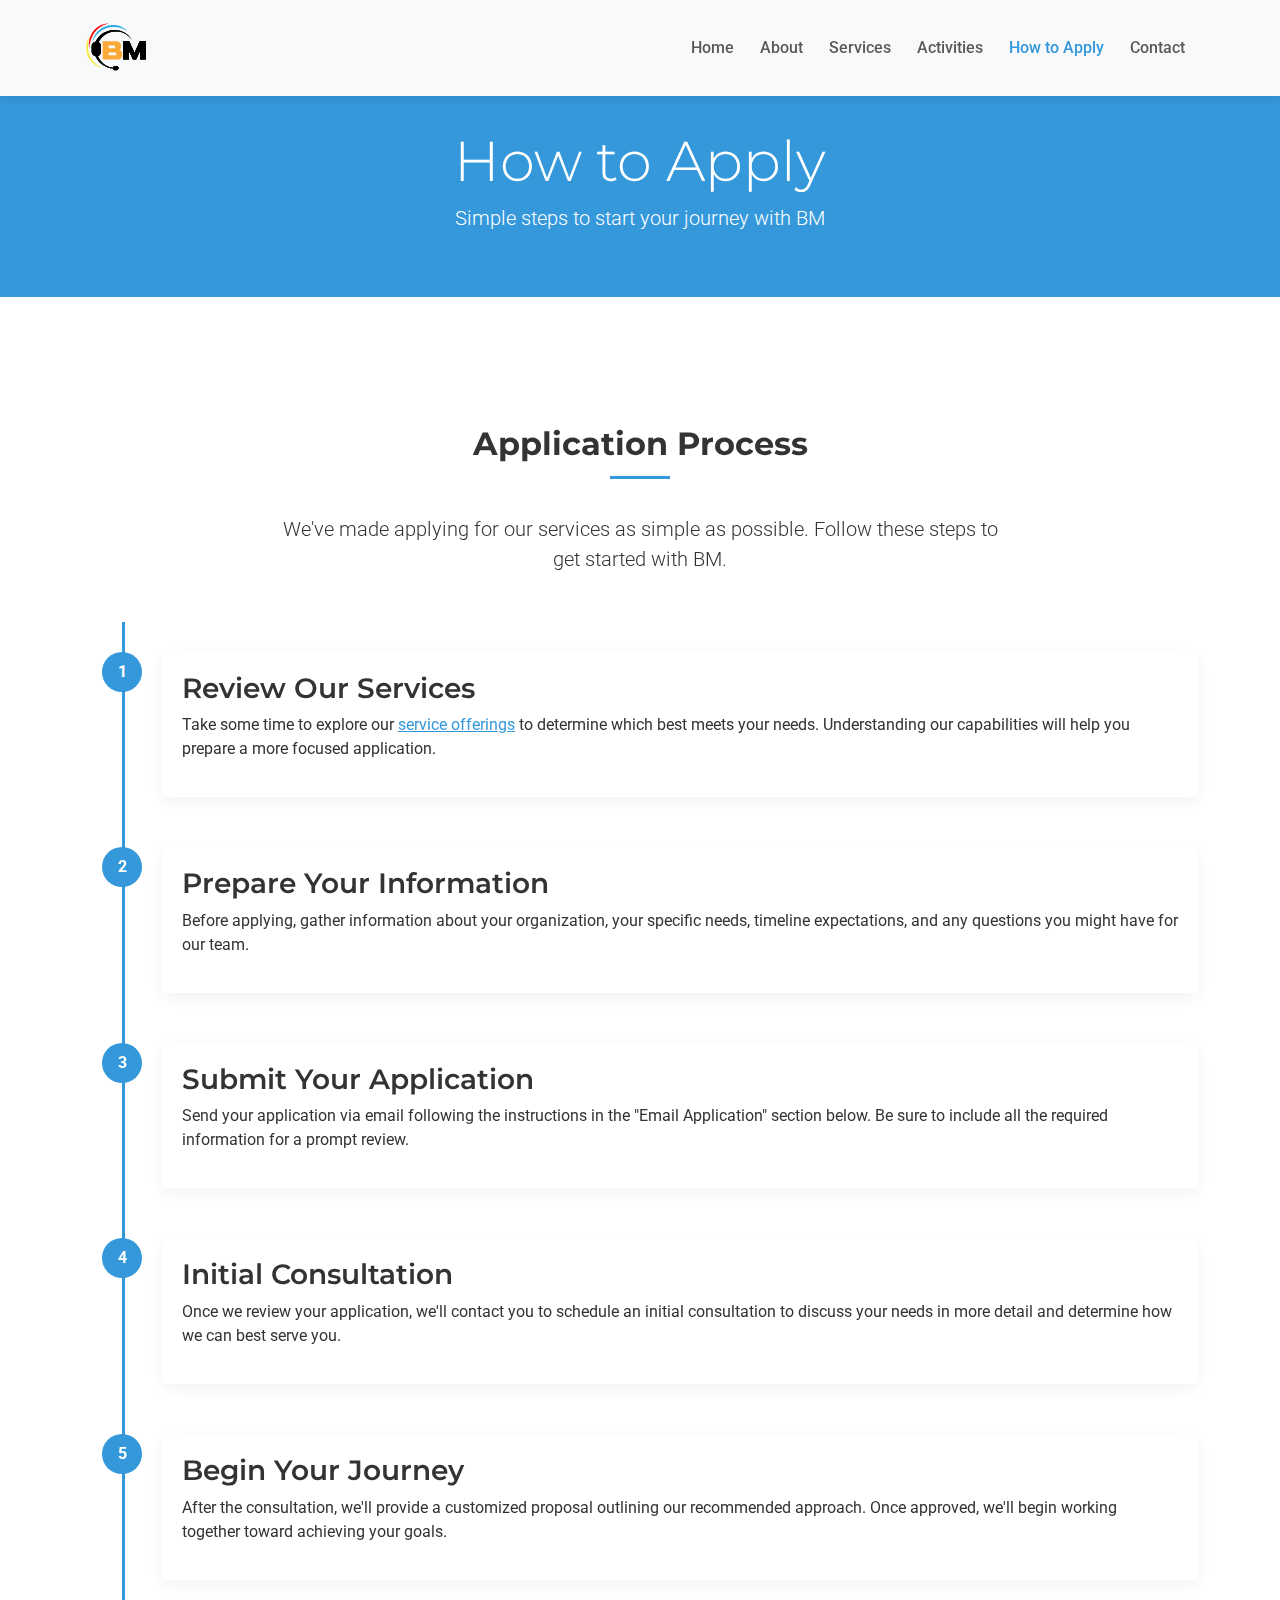
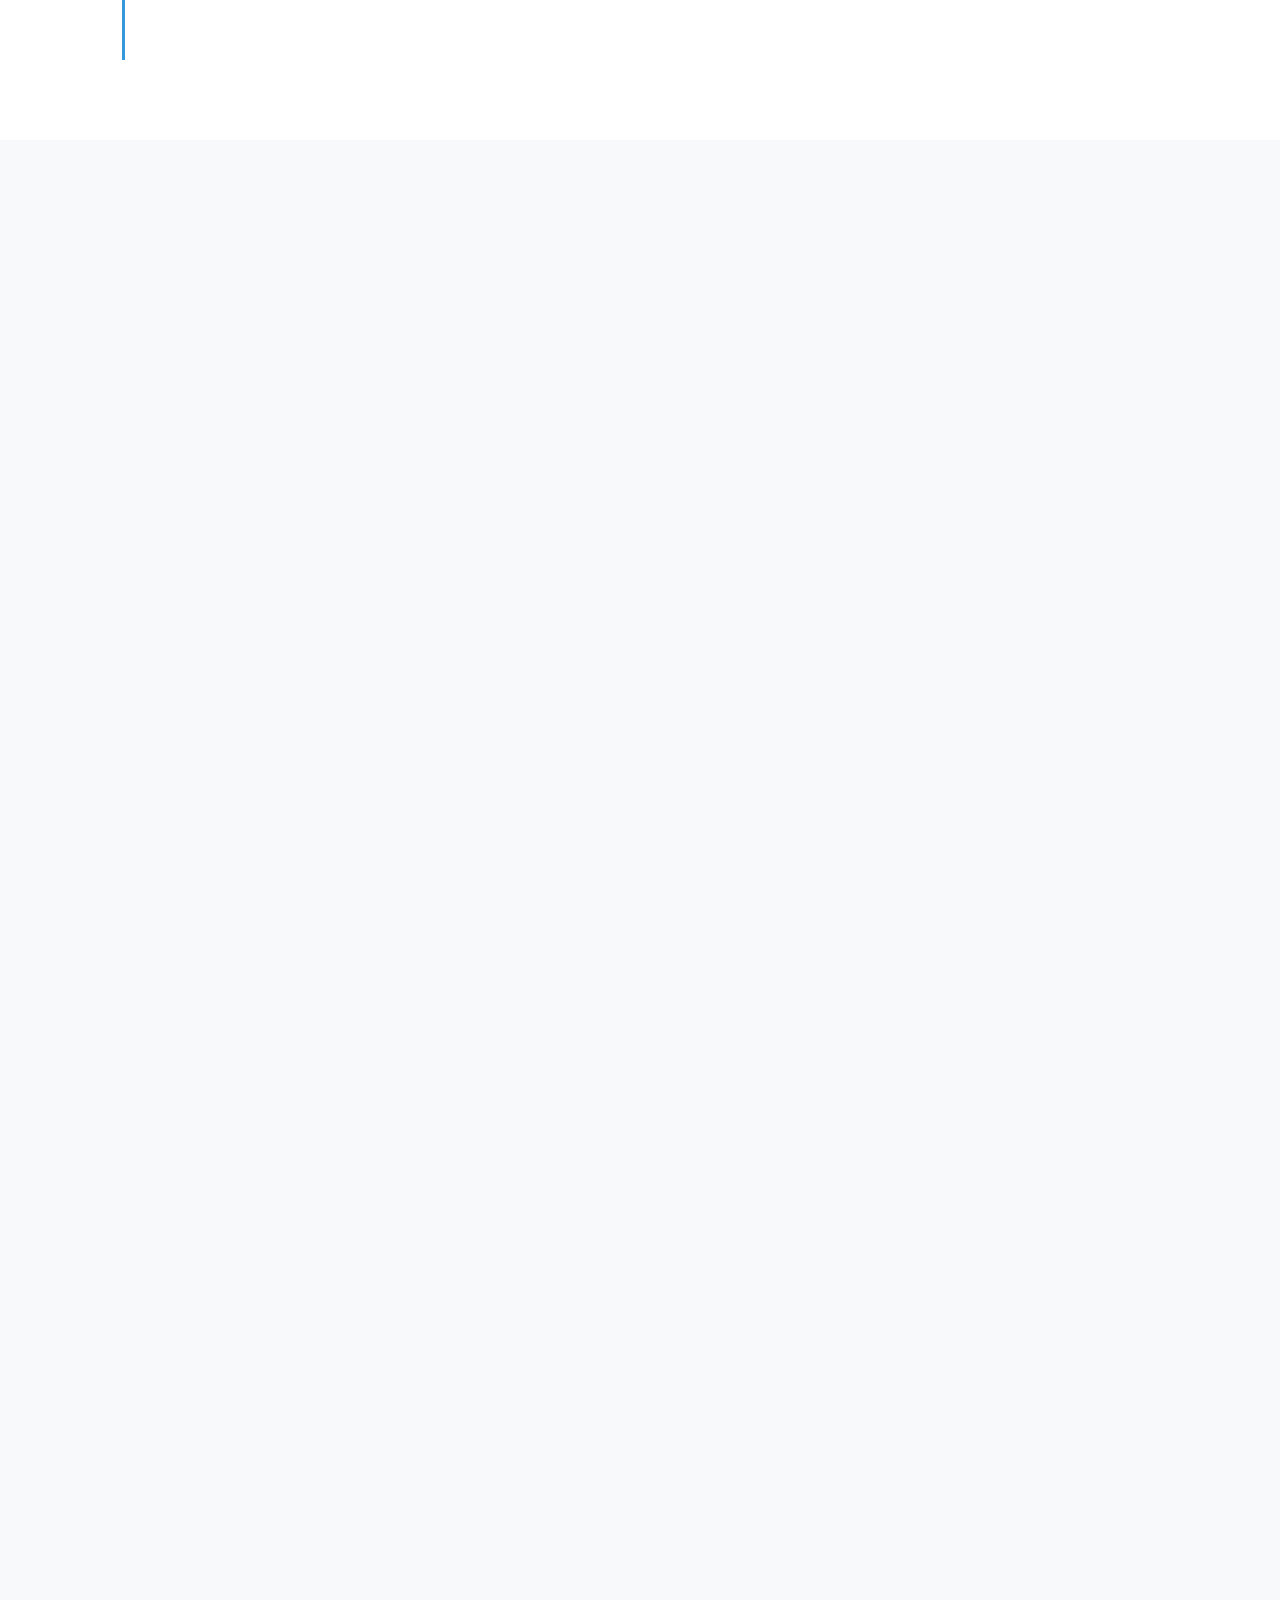
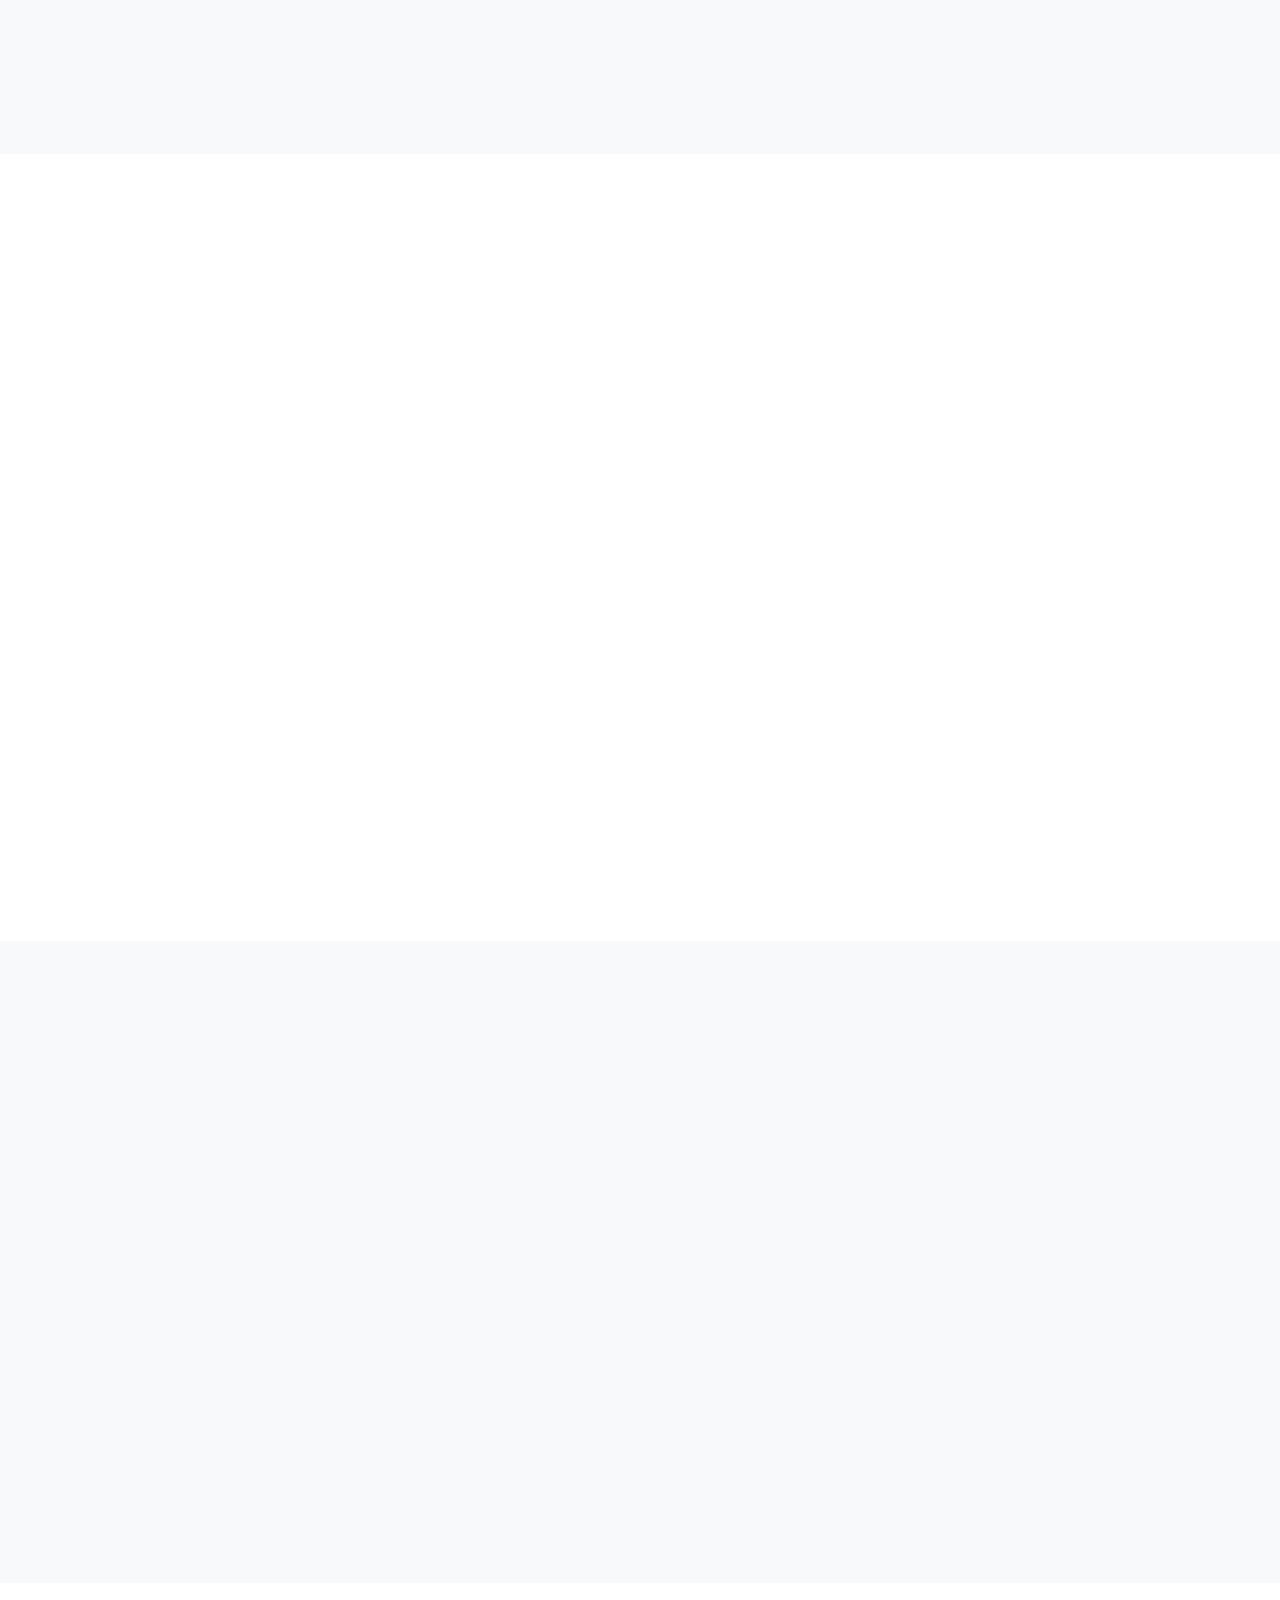
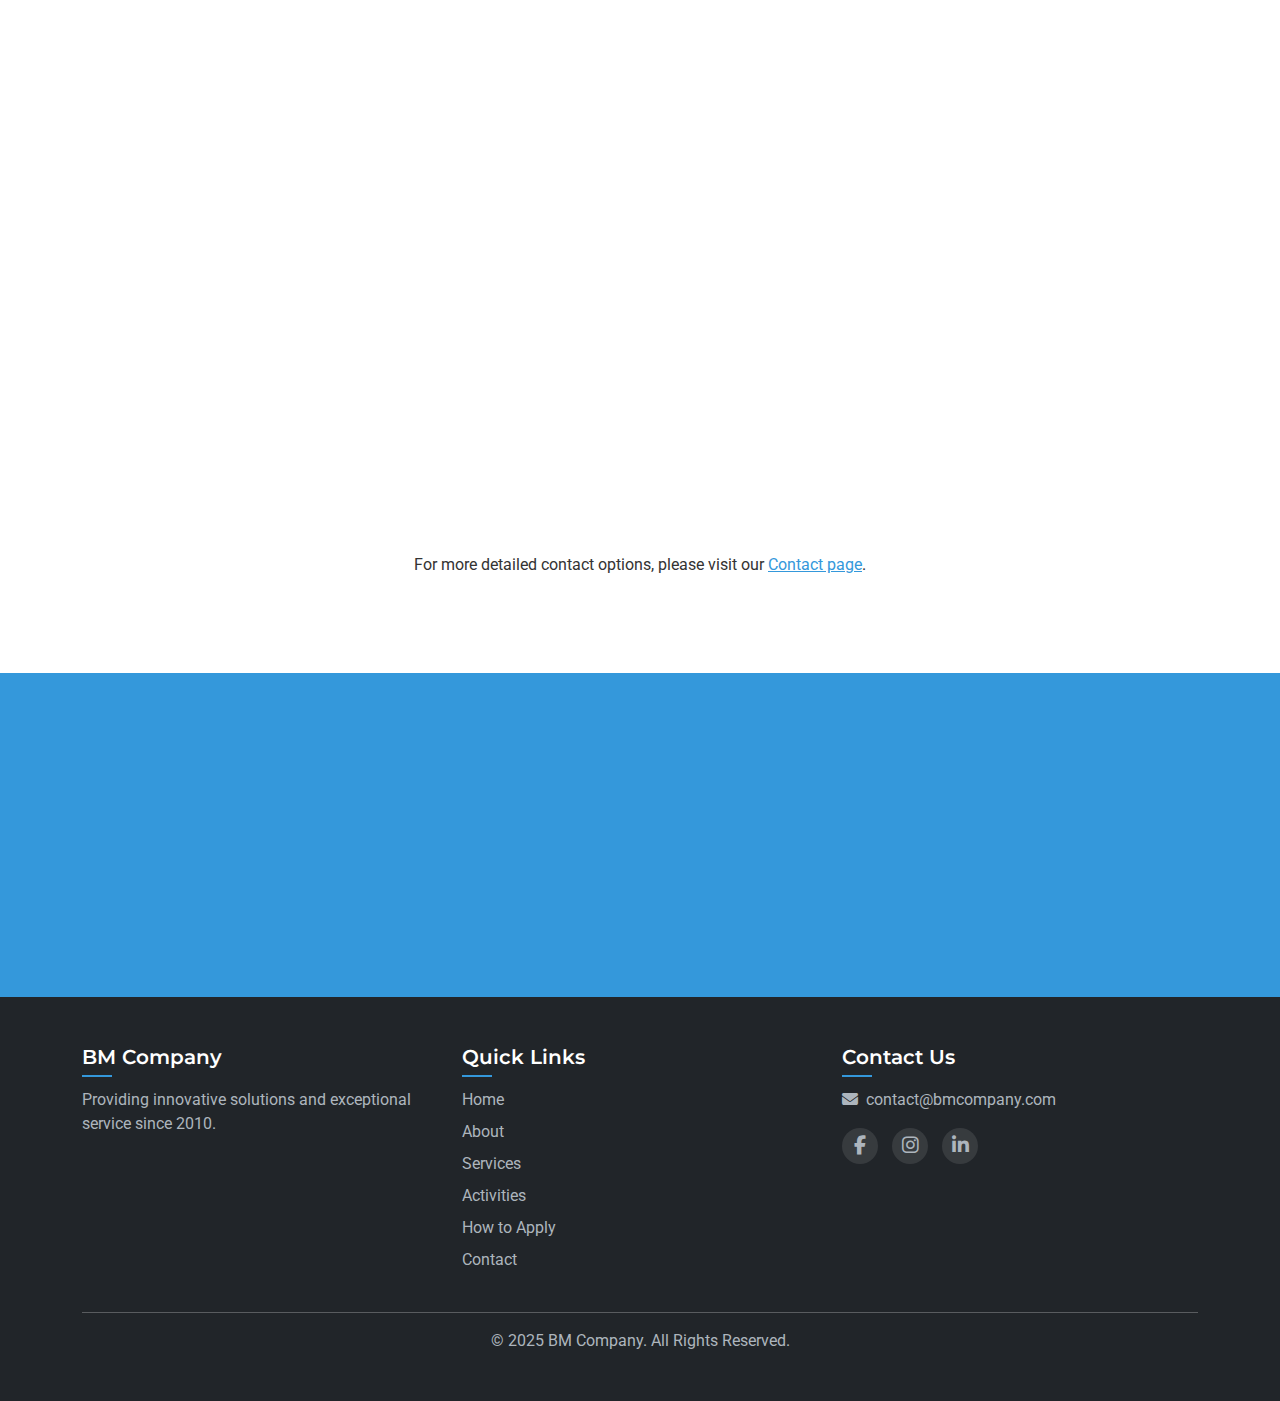
<file: apply.html>
<!DOCTYPE html>
<html lang="en">
<head>
    <meta charset="UTF-8">
    <meta name="viewport" content="width=device-width, initial-scale=1.0">
    <title>BM - How to Apply</title>
    <meta name="description" content="Learn how to apply for BM Company's services and programs through our simple application process.">
    
    <!-- Bootstrap CSS from CDN -->
    <link href="https://cdn.jsdelivr.net/npm/bootstrap@5.3.0/dist/css/bootstrap.min.css" rel="stylesheet">
    
    <!-- Font Awesome for icons -->
    <link rel="stylesheet" href="https://cdnjs.cloudflare.com/ajax/libs/font-awesome/6.4.0/css/all.min.css">
    
    <!-- Google Fonts -->
    <link href="https://fonts.googleapis.com/css2?family=Roboto:wght@300;400;500;700&family=Montserrat:wght@400;500;600;700&display=swap" rel="stylesheet">
    
    <!-- AOS (Animate On Scroll) for scrolling animations -->
    <link href="https://cdn.jsdelivr.net/npm/aos@2.3.4/dist/aos.css" rel="stylesheet">
    
    <!-- Custom CSS -->
    <link rel="stylesheet" href="assets/css/custom.css">
</head>
<body>
    <!-- Navigation -->
    <nav class="navbar navbar-expand-lg navbar-light bg-light fixed-top">
        <div class="container">
            <a class="navbar-brand" href="index.html">
                <img src="assets/images/logo.svg" alt="BM Outsourcing" height="70">
            </a>
            <button class="navbar-toggler" type="button" data-bs-toggle="collapse" data-bs-target="#navbarNav" aria-controls="navbarNav" aria-expanded="false" aria-label="Toggle navigation">
                <span class="navbar-toggler-icon"></span>
            </button>
            <div class="collapse navbar-collapse" id="navbarNav">
                <ul class="navbar-nav ms-auto">
                    <li class="nav-item">
                        <a class="nav-link" href="index.html">Home</a>
                    </li>
                    <li class="nav-item">
                        <a class="nav-link" href="about.html">About</a>
                    </li>
                    <li class="nav-item">
                        <a class="nav-link" href="services.html">Services</a>
                    </li>
                    <li class="nav-item">
                        <a class="nav-link" href="activities.html">Activities</a>
                    </li>
                    <li class="nav-item">
                        <a class="nav-link active" href="apply.html">How to Apply</a>
                    </li>
                    <li class="nav-item">
                        <a class="nav-link" href="contact.html">Contact</a>
                    </li>
                </ul>
            </div>
        </div>
    </nav>

    <!-- Main Content -->
    <main>
        <!-- Page Header -->
        <section class="page-header bg-primary text-white py-5 mb-5">
            <div class="container">
                <div class="row">
                    <div class="col-12 text-center">
                        <h1 class="display-4">How to Apply</h1>
                        <p class="lead">Simple steps to start your journey with BM</p>
                    </div>
                </div>
            </div>
        </section>

        <!-- Application Process Overview -->
        <section class="section">
            <div class="container">
                <div class="row justify-content-center">
                    <div class="col-lg-8 text-center" data-aos="fade-up">
                        <h2 class="section-title text-center">Application Process</h2>
                        <p class="lead mb-5">We've made applying for our services as simple as possible. Follow these steps to get started with BM.</p>
                    </div>
                </div>
                <div class="row">
                    <div class="col-12">
                        <div class="application-steps" data-aos="fade-up">
                            <div class="step-timeline">
                                <div class="step-item">
                                    <div class="step-number">1</div>
                                    <div class="step-content">
                                        <h3>Review Our Services</h3>
                                        <p>Take some time to explore our <a href="services.html">service offerings</a> to determine which best meets your needs. Understanding our capabilities will help you prepare a more focused application.</p>
                                    </div>
                                </div>
                                <div class="step-item">
                                    <div class="step-number">2</div>
                                    <div class="step-content">
                                        <h3>Prepare Your Information</h3>
                                        <p>Before applying, gather information about your organization, your specific needs, timeline expectations, and any questions you might have for our team.</p>
                                    </div>
                                </div>
                                <div class="step-item">
                                    <div class="step-number">3</div>
                                    <div class="step-content">
                                        <h3>Submit Your Application</h3>
                                        <p>Send your application via email following the instructions in the "Email Application" section below. Be sure to include all the required information for a prompt review.</p>
                                    </div>
                                </div>
                                <div class="step-item">
                                    <div class="step-number">4</div>
                                    <div class="step-content">
                                        <h3>Initial Consultation</h3>
                                        <p>Once we review your application, we'll contact you to schedule an initial consultation to discuss your needs in more detail and determine how we can best serve you.</p>
                                    </div>
                                </div>
                                <div class="step-item">
                                    <div class="step-number">5</div>
                                    <div class="step-content">
                                        <h3>Begin Your Journey</h3>
                                        <p>After the consultation, we'll provide a customized proposal outlining our recommended approach. Once approved, we'll begin working together toward achieving your goals.</p>
                                    </div>
                                </div>
                            </div>
                        </div>
                    </div>
                </div>
            </div>
        </section>

        <!-- Email Application Instructions -->
        <section class="section bg-light">
            <div class="container">
                <div class="row">
                    <div class="col-lg-6 mb-4 mb-lg-0" data-aos="fade-right">
                        <h2 class="section-title">Email Application</h2>
                        <p class="lead">Please send your application email to <a href="mailto:apply@bmcompany.com">apply@bmcompany.com</a> with the following information:</p>
                        
                        <div class="card border-0 shadow-sm mt-4">
                            <div class="card-body p-4">
                                <h3 class="h5 mb-3">Required Information</h3>
                                <ul class="list-group list-group-flush">
                                    <li class="list-group-item bg-transparent px-0">
                                        <i class="fas fa-check-circle text-primary me-2"></i> Your name and position
                                    </li>
                                    <li class="list-group-item bg-transparent px-0">
                                        <i class="fas fa-check-circle text-primary me-2"></i> Organization name (if applicable)
                                    </li>
                                    <li class="list-group-item bg-transparent px-0">
                                        <i class="fas fa-check-circle text-primary me-2"></i> Contact information (phone and email)
                                    </li>
                                    <li class="list-group-item bg-transparent px-0">
                                        <i class="fas fa-check-circle text-primary me-2"></i> Service(s) you're interested in
                                    </li>
                                    <li class="list-group-item bg-transparent px-0">
                                        <i class="fas fa-check-circle text-primary me-2"></i> Brief description of your needs or project
                                    </li>
                                    <li class="list-group-item bg-transparent px-0">
                                        <i class="fas fa-check-circle text-primary me-2"></i> Preferred timeline
                                    </li>
                                    <li class="list-group-item bg-transparent px-0">
                                        <i class="fas fa-check-circle text-primary me-2"></i> How you heard about BM
                                    </li>
                                </ul>
                            </div>
                        </div>

                        <div class="mt-4">
                            <h3 class="h5 mb-3">Response Timeline</h3>
                            <p>We typically respond to all applications within 2 business days. If you haven't heard from us within this timeframe, please check your spam folder or contact us through alternative means.</p>
                        </div>
                    </div>
                    <div class="col-lg-6" data-aos="fade-left">
                        <div class="card border-0 shadow">
                            <div class="card-body p-4">
                                <h3 class="card-title h4 mb-4">Sample Application Email</h3>
                                <div class="sample-email bg-light p-4 rounded">
                                    <p><strong>Subject:</strong> BM Service Application - [Your Name/Organization]</p>
                                    <hr>
                                    <p>Dear BM Team,</p>
                                    <p>I am writing to apply for your [specific service] services. Please find my application details below:</p>
                                    <p><strong>Name:</strong> [Your Full Name]<br>
                                    <strong>Position:</strong> [Your Position]<br>
                                    <strong>Organization:</strong> [Organization Name]<br>
                                    <strong>Phone:</strong> [Your Phone Number]<br>
                                    <strong>Email:</strong> [Your Email Address]</p>
                                    <p><strong>Service(s) of Interest:</strong> [List the specific service(s) you're interested in]</p>
                                    <p><strong>Project/Needs Description:</strong><br>
                                    [Provide a brief but detailed description of your needs or project. Include any specific challenges you're facing or goals you wish to achieve.]</p>
                                    <p><strong>Preferred Timeline:</strong> [Your timeline expectations]</p>
                                    <p><strong>How I heard about BM:</strong> [Referral source]</p>
                                    <p><strong>Additional Questions:</strong><br>
                                    [Include any specific questions you have for our team]</p>
                                    <p>I look forward to the opportunity to work with BM and am available for an initial consultation at your convenience.</p>
                                    <p>Thank you for your consideration.</p>
                                    <p>Sincerely,<br>
                                    [Your Name]<br>
                                    [Your Contact Information]</p>
                                </div>
                            </div>
                        </div>
                    </div>
                </div>
            </div>
        </section>

        <!-- Eligibility Information -->
        <section class="section">
            <div class="container">
                <div class="row">
                    <div class="col-12 mb-5" data-aos="fade-up">
                        <h2 class="section-title text-center">Eligibility Information</h2>
                        <p class="lead text-center">Understanding who we serve and how we can best meet your needs</p>
                    </div>
                </div>
                <div class="row">
                    <div class="col-md-6 mb-4" data-aos="fade-up">
                        <div class="card h-100 border-0 shadow-sm">
                            <div class="card-body p-4">
                                <h3 class="h4 mb-3">Who We Serve</h3>
                                <p>BM provides services to a wide range of clients, including:</p>
                                <ul class="list-unstyled">
                                    <li class="mb-2"><i class="fas fa-check text-primary me-2"></i> Small and medium-sized businesses</li>
                                    <li class="mb-2"><i class="fas fa-check text-primary me-2"></i> Large corporations</li>
                                    <li class="mb-2"><i class="fas fa-check text-primary me-2"></i> Nonprofit organizations</li>
                                    <li class="mb-2"><i class="fas fa-check text-primary me-2"></i> Educational institutions</li>
                                    <li class="mb-2"><i class="fas fa-check text-primary me-2"></i> Government agencies</li>
                                    <li class="mb-2"><i class="fas fa-check text-primary me-2"></i> Startup ventures</li>
                                </ul>
                                <p class="mt-3">We're committed to serving clients across various industries and at different stages of growth, adapting our approach to meet your specific needs.</p>
                            </div>
                        </div>
                    </div>
                    <div class="col-md-6 mb-4" data-aos="fade-up" data-aos-delay="100">
                        <div class="card h-100 border-0 shadow-sm">
                            <div class="card-body p-4">
                                <h3 class="h4 mb-3">Requirements</h3>
                                <p>While we aim to be inclusive in our services, there are some basic requirements that help ensure a productive working relationship:</p>
                                <ul class="list-unstyled">
                                    <li class="mb-2"><i class="fas fa-check text-primary me-2"></i> Clear objectives for the engagement</li>
                                    <li class="mb-2"><i class="fas fa-check text-primary me-2"></i> Commitment to active participation in the process</li>
                                    <li class="mb-2"><i class="fas fa-check text-primary me-2"></i> Willingness to share necessary information</li>
                                    <li class="mb-2"><i class="fas fa-check text-primary me-2"></i> Alignment with our core values of integrity and excellence</li>
                                    <li class="mb-2"><i class="fas fa-check text-primary me-2"></i> Dedication to implementing agreed-upon strategies</li>
                                </ul>
                                <p class="mt-3">These requirements help ensure that we can deliver the best possible results for your organization.</p>
                            </div>
                        </div>
                    </div>
                </div>
            </div>
        </section>

        <!-- FAQ Section -->
        <section class="section bg-light">
            <div class="container">
                <div class="row">
                    <div class="col-12 mb-5" data-aos="fade-up">
                        <h2 class="section-title text-center">Frequently Asked Questions</h2>
                    </div>
                </div>
                <div class="row justify-content-center">
                    <div class="col-lg-8" data-aos="fade-up">
                        <div class="accordion" id="applyAccordion">
                            <div class="accordion-item">
                                <h2 class="accordion-header" id="headingOne">
                                    <button class="accordion-button" type="button" data-bs-toggle="collapse" data-bs-target="#collapseOne" aria-expanded="true" aria-controls="collapseOne">
                                        Is there an application fee?
                                    </button>
                                </h2>
                                <div id="collapseOne" class="accordion-collapse collapse show" aria-labelledby="headingOne" data-bs-parent="#applyAccordion">
                                    <div class="accordion-body">
                                        No, there is no fee to apply for our services. We only charge for services after we've developed a proposal, you've approved it, and we've formalized our working relationship with a contract.
                                    </div>
                                </div>
                            </div>
                            <div class="accordion-item">
                                <h2 class="accordion-header" id="headingTwo">
                                    <button class="accordion-button collapsed" type="button" data-bs-toggle="collapse" data-bs-target="#collapseTwo" aria-expanded="false" aria-controls="collapseTwo">
                                        How long does the application process take?
                                    </button>
                                </h2>
                                <div id="collapseTwo" class="accordion-collapse collapse" aria-labelledby="headingTwo" data-bs-parent="#applyAccordion">
                                    <div class="accordion-body">
                                        From initial application to beginning work, the process typically takes 1-2 weeks, depending on the complexity of your needs and the current demand for our services. We strive to be responsive and begin helping clients as quickly as possible.
                                    </div>
                                </div>
                            </div>
                            <div class="accordion-item">
                                <h2 class="accordion-header" id="headingThree">
                                    <button class="accordion-button collapsed" type="button" data-bs-toggle="collapse" data-bs-target="#collapseThree" aria-expanded="false" aria-controls="collapseThree">
                                        Can I apply for multiple services at once?
                                    </button>
                                </h2>
                                <div id="collapseThree" class="accordion-collapse collapse" aria-labelledby="headingThree" data-bs-parent="#applyAccordion">
                                    <div class="accordion-body">
                                        Yes, you can apply for multiple services in a single application. Simply list all the services you're interested in and provide relevant details for each. During our initial consultation, we'll discuss the best approach for addressing multiple needs.
                                    </div>
                                </div>
                            </div>
                            <div class="accordion-item">
                                <h2 class="accordion-header" id="headingFour">
                                    <button class="accordion-button collapsed" type="button" data-bs-toggle="collapse" data-bs-target="#collapseFour" aria-expanded="false" aria-controls="collapseFour">
                                        What happens after I send my application email?
                                    </button>
                                </h2>
                                <div id="collapseFour" class="accordion-collapse collapse" aria-labelledby="headingFour" data-bs-parent="#applyAccordion">
                                    <div class="accordion-body">
                                        After receiving your application, our team will review it and send you an acknowledgment email within 1-2 business days. We'll then schedule an initial consultation to discuss your needs in detail and determine the best way to proceed.
                                    </div>
                                </div>
                            </div>
                            <div class="accordion-item">
                                <h2 class="accordion-header" id="headingFive">
                                    <button class="accordion-button collapsed" type="button" data-bs-toggle="collapse" data-bs-target="#collapseFive" aria-expanded="false" aria-controls="collapseFive">
                                        Is there a minimum contract length for your services?
                                    </button>
                                </h2>
                                <div id="collapseFive" class="accordion-collapse collapse" aria-labelledby="headingFive" data-bs-parent="#applyAccordion">
                                    <div class="accordion-body">
                                        Contract terms vary based on the services needed and the scope of work. Some projects can be completed on a project basis, while others may benefit from ongoing engagement. We'll discuss the optimal arrangement during the consultation phase.
                                    </div>
                                </div>
                            </div>
                        </div>
                    </div>
                </div>
            </div>
        </section>

        <!-- Alternative Contact Methods -->
        <section class="section">
            <div class="container">
                <div class="row justify-content-center">
                    <div class="col-lg-8 text-center" data-aos="fade-up">
                        <h2 class="section-title text-center">Alternative Contact Methods</h2>
                        <p class="lead mb-5">If you prefer to reach out through other channels before applying, we're here to help.</p>
                    </div>
                </div>
                <div class="row justify-content-center">
                    <div class="col-md-6 mb-4" data-aos="fade-up">
                        <div class="card contact-card h-100 border-0 shadow-sm text-center">
                            <div class="card-body p-4">
                                <div class="contact-icon rounded-circle bg-primary text-white d-flex align-items-center justify-content-center mx-auto mb-4">
                                    <i class="fas fa-envelope fa-2x"></i>
                                </div>
                                <h3 class="h4">General Inquiries</h3>
                                <p>For questions about our services before applying</p>
                                <a href="mailto:info@bmcompany.com" class="btn btn-outline-primary mt-2">
                                    <i class="fas fa-envelope me-2"></i>info@bmcompany.com
                                </a>
                            </div>
                        </div>
                    </div>
                    <div class="col-md-6 mb-4" data-aos="fade-up" data-aos-delay="100">
                        <div class="card contact-card h-100 border-0 shadow-sm text-center">
                            <div class="card-body p-4">
                                <div class="contact-icon rounded-circle bg-primary text-white d-flex align-items-center justify-content-center mx-auto mb-4">
                                    <i class="fab fa-facebook-f fa-2x"></i>
                                </div>
                                <h3 class="h4">Facebook</h3>
                                <p>Connect with us on social media for updates and information</p>
                                <a href="https://facebook.com/BMCompany" target="_blank" rel="noopener noreferrer" class="btn btn-outline-primary mt-2">
                                    <i class="fab fa-facebook-f me-2"></i>Visit Our Page
                                </a>
                            </div>
                        </div>
                    </div>
                </div>
                <div class="row mt-4">
                    <div class="col-12 text-center">
                        <p>For more detailed contact options, please visit our <a href="contact.html">Contact page</a>.</p>
                    </div>
                </div>
            </div>
        </section>

        <!-- CTA Section -->
        <section class="section cta-section text-white text-center" style="background-color: var(--primary-color);">
            <div class="container">
                <div class="row justify-content-center">
                    <div class="col-lg-8" data-aos="fade-up">
                        <h2 class="mb-4">Ready to Get Started?</h2>
                        <p class="lead mb-4">Apply today and take the first step toward transforming your business.</p>
                        <a href="mailto:apply@bmcompany.com" class="btn btn-light btn-lg">
                            <i class="fas fa-paper-plane me-2"></i>Send Your Application
                        </a>
                    </div>
                </div>
            </div>
        </section>
    </main>

   <!-- Footer -->
   <footer class="bg-dark py-5 text-white">
    <div class="container">
        <div class="row">
            <div class="col-md-4 mb-4 mb-md-0">
                <h5>BM Company</h5>
                <p class="text-muted">Providing innovative solutions and exceptional service since 2010.</p>
            </div>
            <div class="col-md-4 mb-4 mb-md-0">
                <h5>Quick Links</h5>
                <ul class="list-unstyled">
                    <li><a href="index.html">Home</a></li>
                    <li><a href="about.html">About</a></li>
                    <li><a href="services.html">Services</a></li>
                    <li><a href="activities.html">Activities</a></li>
                    <li><a href="apply.html">How to Apply</a></li>
                    <li><a href="contact.html">Contact</a></li>
                </ul>
            </div>
            <div class="col-md-4">
                <h5>Contact Us</h5>
                <p>
                    <a href="mailto:contact@bmcompany.com">
                        <i class="fas fa-envelope me-2"></i>contact@bmcompany.com
                    </a>
                </p>
                <div class="social-links mt-3">
                    <a href="https://facebook.com/BMCompany" target="_blank" rel="noopener noreferrer">
                        <i class="fab fa-facebook-f"></i>
                    </a>
                    <a href="#" target="_blank" rel="noopener noreferrer">
                        <i class="fab fa-instagram"></i>
                    </a>
                    <a href="#" target="_blank" rel="noopener noreferrer">
                        <i class="fab fa-linkedin-in"></i>
                    </a>
                </div>
            </div>
        </div>
        <hr class="mt-4">
        <div class="text-center">
            <p class="text-muted mb-0">&copy; 2025 BM Company. All Rights Reserved.</p>
        </div>
    </div>

    <!-- JavaScript -->
    <!-- Bootstrap Bundle with Popper -->
    <script src="https://cdn.jsdelivr.net/npm/bootstrap@5.3.0/dist/js/bootstrap.bundle.min.js"></script>
    
    <!-- AOS (Animate On Scroll) -->
    <script src="https://cdn.jsdelivr.net/npm/aos@2.3.4/dist/aos.js"></script>
    
    <!-- Initialize AOS -->
    <script>
        AOS.init({
            duration: 800,
            once: true
        });
    </script>
    
    <!-- Custom JavaScript -->
    <script src="assets/js/main.js"></script>
</body>
</html>
</file>
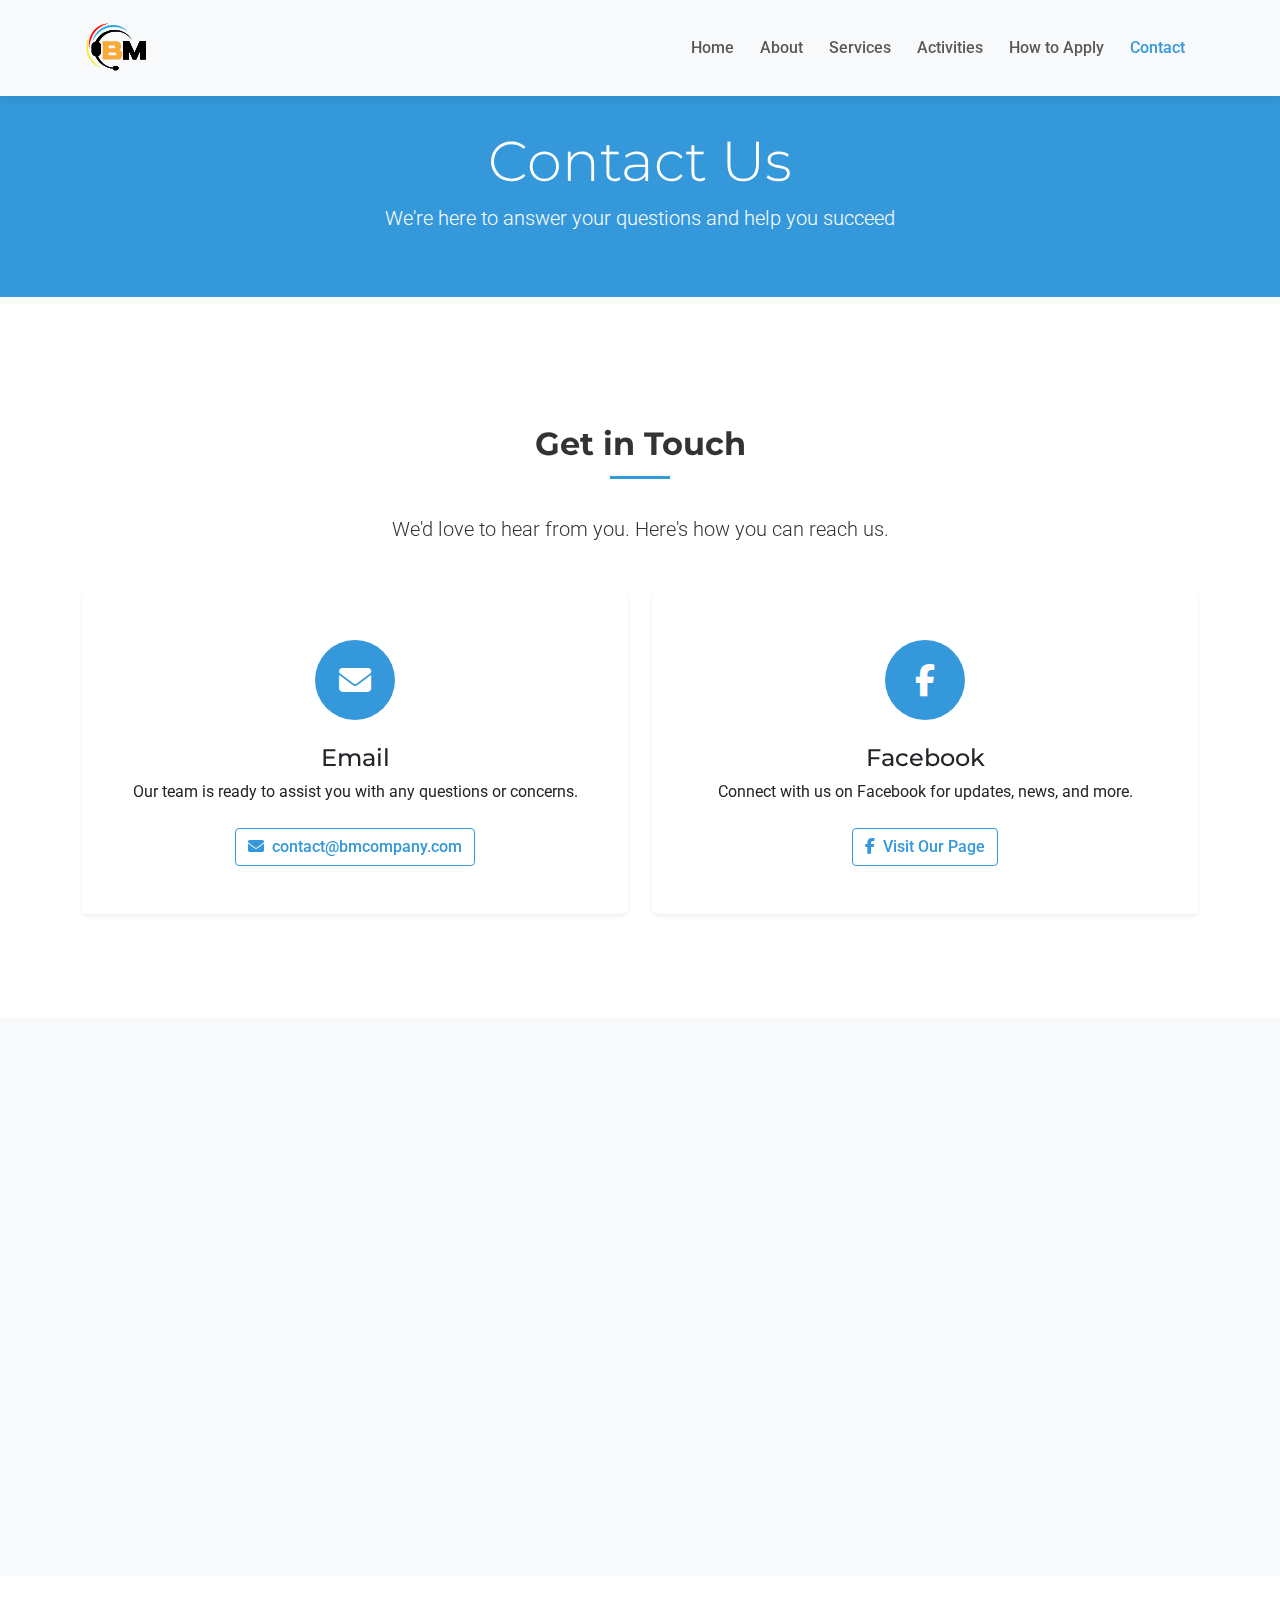
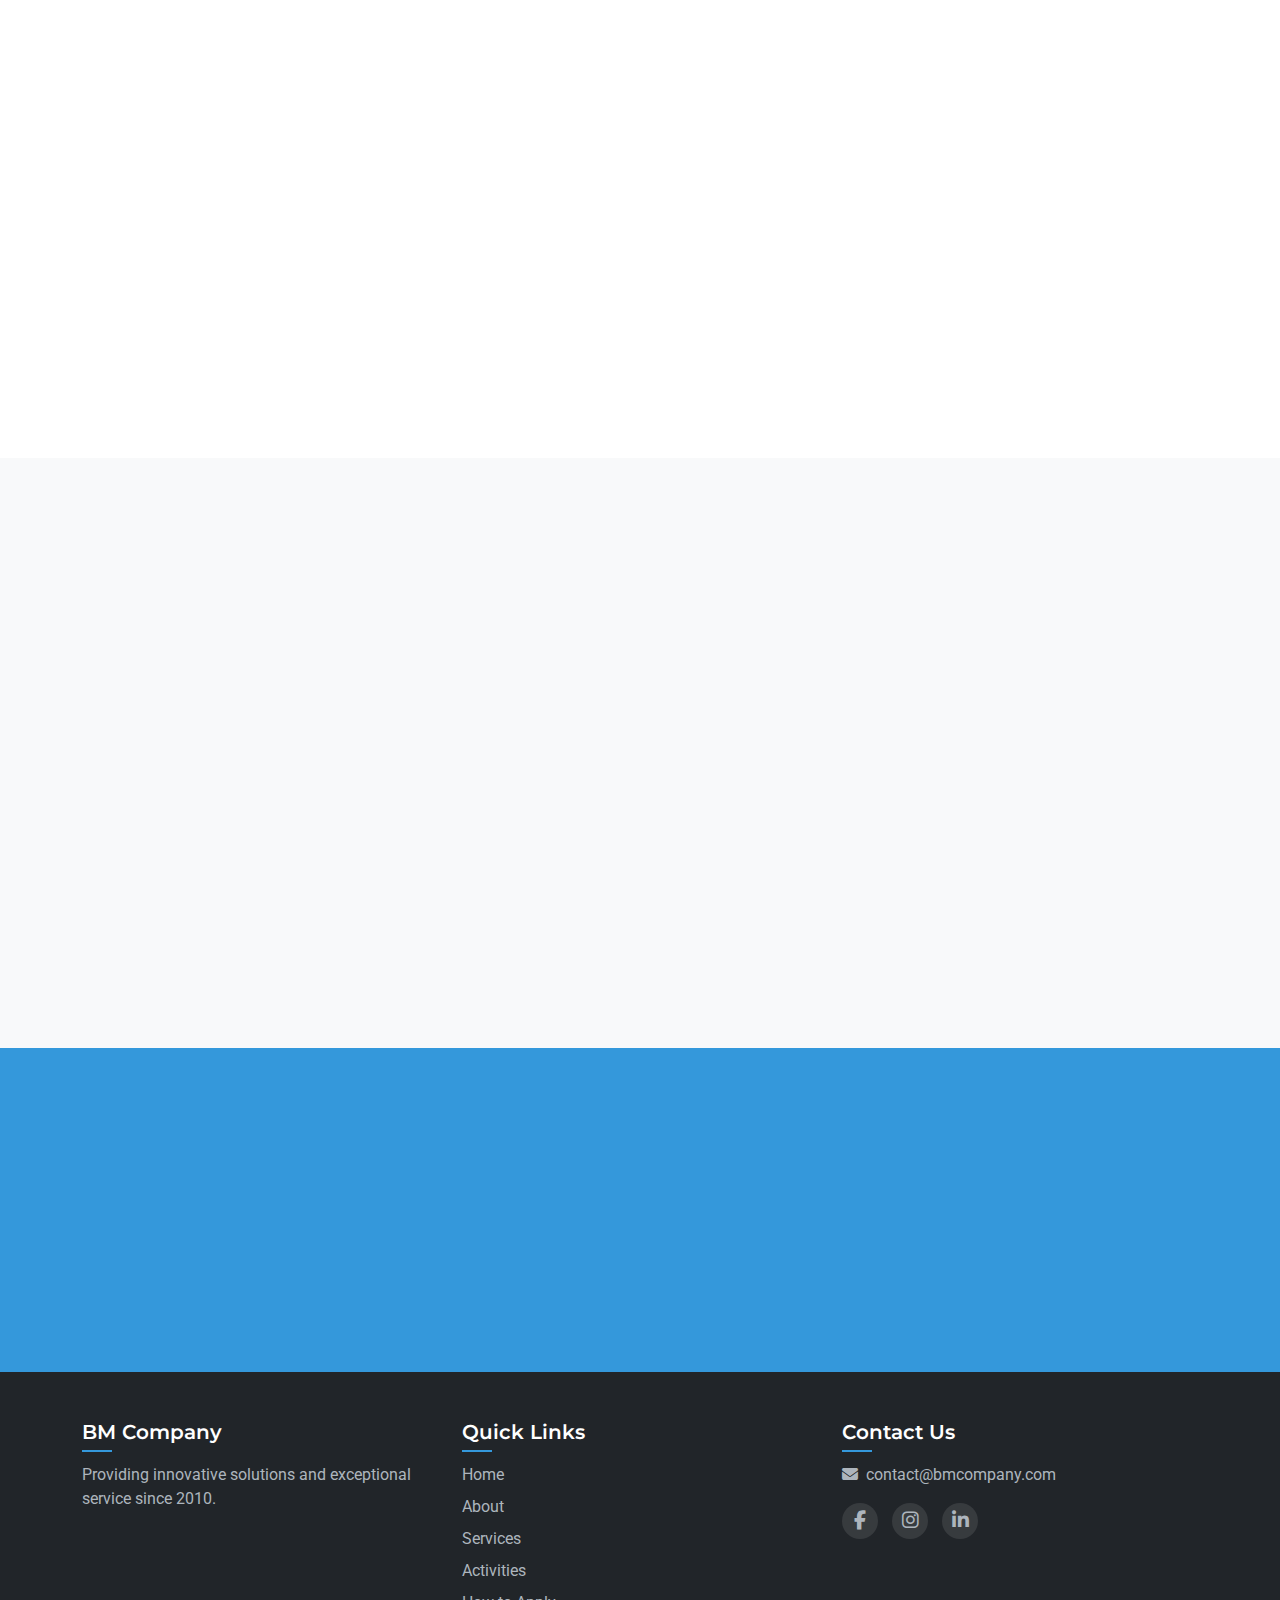
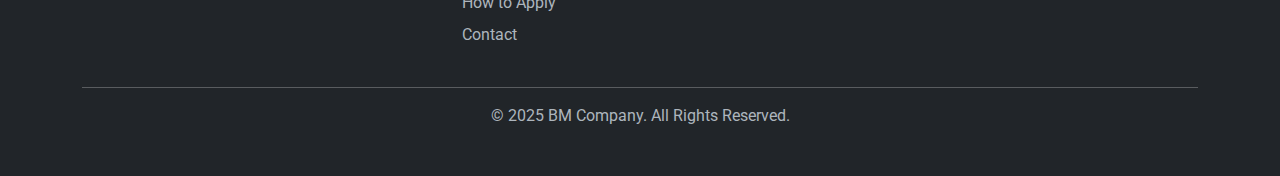
<file: contact.html>
<!DOCTYPE html>
<html lang="en">
<head>
    <meta charset="UTF-8">
    <meta name="viewport" content="width=device-width, initial-scale=1.0">
    <title>BM - Contact</title>
    <meta name="description" content="Get in touch with BM Company through our various contact channels.">
    
    <!-- Bootstrap CSS from CDN -->
    <link href="https://cdn.jsdelivr.net/npm/bootstrap@5.3.0/dist/css/bootstrap.min.css" rel="stylesheet">
    
    <!-- Font Awesome for icons -->
    <link rel="stylesheet" href="https://cdnjs.cloudflare.com/ajax/libs/font-awesome/6.4.0/css/all.min.css">
    
    <!-- Google Fonts -->
    <link href="https://fonts.googleapis.com/css2?family=Roboto:wght@300;400;500;700&family=Montserrat:wght@400;500;600;700&display=swap" rel="stylesheet">
    
    <!-- AOS (Animate On Scroll) for scrolling animations -->
    <link href="https://cdn.jsdelivr.net/npm/aos@2.3.4/dist/aos.css" rel="stylesheet">
    
    <!-- Custom CSS -->
    <link rel="stylesheet" href="assets/css/custom.css">
</head>
<body>
    <!-- Navigation -->
    <nav class="navbar navbar-expand-lg navbar-light bg-light fixed-top">
        <div class="container">
            <a class="navbar-brand" href="index.html">
                <img src="assets/images/logo.svg" alt="BM Outsourcing" height="70">
            </a>
            <button class="navbar-toggler" type="button" data-bs-toggle="collapse" data-bs-target="#navbarNav" aria-controls="navbarNav" aria-expanded="false" aria-label="Toggle navigation">
                <span class="navbar-toggler-icon"></span>
            </button>
            <div class="collapse navbar-collapse" id="navbarNav">
                <ul class="navbar-nav ms-auto">
                    <li class="nav-item">
                        <a class="nav-link" href="index.html">Home</a>
                    </li>
                    <li class="nav-item">
                        <a class="nav-link" href="about.html">About</a>
                    </li>
                    <li class="nav-item">
                        <a class="nav-link" href="services.html">Services</a>
                    </li>
                    <li class="nav-item">
                        <a class="nav-link" href="activities.html">Activities</a>
                    </li>
                    <li class="nav-item">
                        <a class="nav-link" href="apply.html">How to Apply</a>
                    </li>
                    <li class="nav-item">
                        <a class="nav-link active" href="contact.html">Contact</a>
                    </li>
                </ul>
            </div>
        </div>
    </nav>

    <!-- Main Content -->
    <main>
        <!-- Page Header -->
        <section class="page-header bg-primary text-white py-5 mb-5">
            <div class="container">
                <div class="row">
                    <div class="col-12 text-center">
                        <h1 class="display-4">Contact Us</h1>
                        <p class="lead">We're here to answer your questions and help you succeed</p>
                    </div>
                </div>
            </div>
        </section>

        <!-- Contact Information -->
        <section class="section">
            <div class="container">
                <div class="row justify-content-center">
                    <div class="col-lg-8 text-center" data-aos="fade-up">
                        <h2 class="section-title text-center">Get in Touch</h2>
                        <p class="lead mb-5">We'd love to hear from you. Here's how you can reach us.</p>
                    </div>
                </div>
                <div class="row">
                    <div class="col-md-6 mb-4" data-aos="fade-up">
                        <div class="card contact-card h-100 border-0 shadow-sm text-center">
                            <div class="card-body p-5">
                                <div class="contact-icon rounded-circle bg-primary text-white d-flex align-items-center justify-content-center mx-auto mb-4">
                                    <i class="fas fa-envelope fa-2x"></i>
                                </div>
                                <h3 class="h4">Email</h3>
                                <p class="mb-4">Our team is ready to assist you with any questions or concerns.</p>
                                <a href="mailto:contact@bmcompany.com" class="btn btn-outline-primary">
                                    <i class="fas fa-envelope me-2"></i>contact@bmcompany.com
                                </a>
                            </div>
                        </div>
                    </div>
                    <div class="col-md-6 mb-4" data-aos="fade-up" data-aos-delay="100">
                        <div class="card contact-card h-100 border-0 shadow-sm text-center">
                            <div class="card-body p-5">
                                <div class="contact-icon rounded-circle bg-primary text-white d-flex align-items-center justify-content-center mx-auto mb-4">
                                    <i class="fab fa-facebook-f fa-2x"></i>
                                </div>
                                <h3 class="h4">Facebook</h3>
                                <p class="mb-4">Connect with us on Facebook for updates, news, and more.</p>
                                <a href="https://facebook.com/BMCompany" target="_blank" rel="noopener noreferrer" class="btn btn-outline-primary">
                                    <i class="fab fa-facebook-f me-2"></i>Visit Our Page
                                </a>
                            </div>
                        </div>
                    </div>
                </div>
            </div>
        </section>

        <!-- Contact Purposes -->
        <section class="section bg-light">
            <div class="container">
                <div class="row">
                    <div class="col-12 mb-5" data-aos="fade-up">
                        <h2 class="section-title text-center">Contact Purpose Guide</h2>
                        <p class="lead text-center">To help us serve you better, here's how to reach us for different needs</p>
                    </div>
                </div>
                <div class="row">
                    <div class="col-md-4 mb-4" data-aos="fade-up">
                        <div class="card h-100 border-0 shadow-sm">
                            <div class="card-body p-4">
                                <h3 class="h5 mb-3">Service Inquiries</h3>
                                <p>For questions about our services or to discuss how we can help your business.</p>
                                <a href="mailto:services@bmcompany.com" class="btn btn-sm btn-outline-primary mt-2">
                                    <i class="fas fa-envelope me-2"></i>services@bmcompany.com
                                </a>
                            </div>
                        </div>
                    </div>
                    <div class="col-md-4 mb-4" data-aos="fade-up" data-aos-delay="100">
                        <div class="card h-100 border-0 shadow-sm">
                            <div class="card-body p-4">
                                <h3 class="h5 mb-3">Applications</h3>
                                <p>To apply for our services or request more information about the application process.</p>
                                <a href="mailto:apply@bmcompany.com" class="btn btn-sm btn-outline-primary mt-2">
                                    <i class="fas fa-envelope me-2"></i>apply@bmcompany.com
                                </a>
                            </div>
                        </div>
                    </div>
                    <div class="col-md-4 mb-4" data-aos="fade-up" data-aos-delay="200">
                        <div class="card h-100 border-0 shadow-sm">
                            <div class="card-body p-4">
                                <h3 class="h5 mb-3">General Information</h3>
                                <p>For all other inquiries, including partnership opportunities and general questions.</p>
                                <a href="mailto:info@bmcompany.com" class="btn btn-sm btn-outline-primary mt-2">
                                    <i class="fas fa-envelope me-2"></i>info@bmcompany.com
                                </a>
                            </div>
                        </div>
                    </div>
                </div>
            </div>
        </section>

        <!-- Hours of Operation -->
        <section class="section">
            <div class="container">
                <div class="row">
                    <div class="col-lg-6 mx-auto text-center" data-aos="fade-up">
                        <h2 class="section-title text-center">Hours of Operation</h2>
                        <div class="card border-0 shadow-sm mt-4">
                            <div class="card-body p-4">
                                <ul class="list-group list-group-flush">
                                    <li class="list-group-item d-flex justify-content-between align-items-center bg-transparent px-0">
                                        <span><strong>Monday - Friday</strong></span>
                                        <span>9:00 AM - 5:00 PM</span>
                                    </li>
                                    <li class="list-group-item d-flex justify-content-between align-items-center bg-transparent px-0">
                                        <span><strong>Saturday</strong></span>
                                        <span>Closed</span>
                                    </li>
                                    <li class="list-group-item d-flex justify-content-between align-items-center bg-transparent px-0">
                                        <span><strong>Sunday</strong></span>
                                        <span>Closed</span>
                                    </li>
                                </ul>
                                <div class="mt-4">
                                    <p class="text-muted">We typically respond to all inquiries within 24-48 business hours.</p>
                                </div>
                            </div>
                        </div>
                    </div>
                </div>
            </div>
        </section>

        <!-- FAQ Section -->
        <section class="section bg-light">
            <div class="container">
                <div class="row">
                    <div class="col-12 mb-5" data-aos="fade-up">
                        <h2 class="section-title text-center">Frequently Asked Questions</h2>
                    </div>
                </div>
                <div class="row justify-content-center">
                    <div class="col-lg-8" data-aos="fade-up">
                        <div class="accordion" id="contactAccordion">
                            <div class="accordion-item">
                                <h2 class="accordion-header" id="headingOne">
                                    <button class="accordion-button" type="button" data-bs-toggle="collapse" data-bs-target="#collapseOne" aria-expanded="true" aria-controls="collapseOne">
                                        What's the best way to contact BM?
                                    </button>
                                </h2>
                                <div id="collapseOne" class="accordion-collapse collapse show" aria-labelledby="headingOne" data-bs-parent="#contactAccordion">
                                    <div class="accordion-body">
                                        Email is our primary contact method. For the fastest response, please send your inquiry to the appropriate email address based on your needs, as outlined in our Contact Purpose Guide above.
                                    </div>
                                </div>
                            </div>
                            <div class="accordion-item">
                                <h2 class="accordion-header" id="headingTwo">
                                    <button class="accordion-button collapsed" type="button" data-bs-toggle="collapse" data-bs-target="#collapseTwo" aria-expanded="false" aria-controls="collapseTwo">
                                        How quickly can I expect a response?
                                    </button>
                                </h2>
                                <div id="collapseTwo" class="accordion-collapse collapse" aria-labelledby="headingTwo" data-bs-parent="#contactAccordion">
                                    <div class="accordion-body">
                                        We strive to respond to all inquiries within 24-48 business hours. If your matter is urgent, please indicate this in the subject line of your email.
                                    </div>
                                </div>
                            </div>
                            <div class="accordion-item">
                                <h2 class="accordion-header" id="headingThree">
                                    <button class="accordion-button collapsed" type="button" data-bs-toggle="collapse" data-bs-target="#collapseThree" aria-expanded="false" aria-controls="collapseThree">
                                        Do you offer phone support?
                                    </button>
                                </h2>
                                <div id="collapseThree" class="accordion-collapse collapse" aria-labelledby="headingThree" data-bs-parent="#contactAccordion">
                                    <div class="accordion-body">
                                        While email is our primary contact method, phone consultations can be arranged after initial email contact. This allows us to connect you with the most appropriate team member for your specific needs.
                                    </div>
                                </div>
                            </div>
                            <div class="accordion-item">
                                <h2 class="accordion-header" id="headingFour">
                                    <button class="accordion-button collapsed" type="button" data-bs-toggle="collapse" data-bs-target="#collapseFour" aria-expanded="false" aria-controls="collapseFour">
                                        How can I stay updated on BM news and events?
                                    </button>
                                </h2>
                                <div id="collapseFour" class="accordion-collapse collapse" aria-labelledby="headingFour" data-bs-parent="#contactAccordion">
                                    <div class="accordion-body">
                                        Following our Facebook page is the best way to stay informed about our latest news, events, and service offerings. We regularly post updates and valuable content for our community.
                                    </div>
                                </div>
                            </div>
                        </div>
                    </div>
                </div>
            </div>
        </section>

        <!-- CTA Section -->
        <section class="section cta-section text-white text-center" style="background-color: var(--primary-color);">
            <div class="container">
                <div class="row justify-content-center">
                    <div class="col-lg-8" data-aos="fade-up">
                        <h2 class="mb-4">Ready to Get Started?</h2>
                        <p class="lead mb-4">Reach out today to discuss how we can help your business grow and succeed.</p>
                        <div class="d-grid gap-2 d-sm-flex justify-content-sm-center">
                            <a href="mailto:contact@bmcompany.com" class="btn btn-light btn-lg px-4 me-sm-3">
                                <i class="fas fa-envelope me-2"></i>Email Us
                            </a>
                            <a href="apply.html" class="btn btn-outline-light btn-lg px-4">Apply Now</a>
                        </div>
                    </div>
                </div>
            </div>
        </section>
    </main>

   <!-- Footer -->
   <footer class="bg-dark py-5 text-white">
    <div class="container">
        <div class="row">
            <div class="col-md-4 mb-4 mb-md-0">
                <h5>BM Company</h5>
                <p class="text-muted">Providing innovative solutions and exceptional service since 2010.</p>
            </div>
            <div class="col-md-4 mb-4 mb-md-0">
                <h5>Quick Links</h5>
                <ul class="list-unstyled">
                    <li><a href="index.html">Home</a></li>
                    <li><a href="about.html">About</a></li>
                    <li><a href="services.html">Services</a></li>
                    <li><a href="activities.html">Activities</a></li>
                    <li><a href="apply.html">How to Apply</a></li>
                    <li><a href="contact.html">Contact</a></li>
                </ul>
            </div>
            <div class="col-md-4">
                <h5>Contact Us</h5>
                <p>
                    <a href="mailto:contact@bmcompany.com">
                        <i class="fas fa-envelope me-2"></i>contact@bmcompany.com
                    </a>
                </p>
                <div class="social-links mt-3">
                    <a href="https://facebook.com/BMCompany" target="_blank" rel="noopener noreferrer">
                        <i class="fab fa-facebook-f"></i>
                    </a>
                    <a href="#" target="_blank" rel="noopener noreferrer">
                        <i class="fab fa-instagram"></i>
                    </a>
                    <a href="#" target="_blank" rel="noopener noreferrer">
                        <i class="fab fa-linkedin-in"></i>
                    </a>
                </div>
            </div>
        </div>
        <hr class="mt-4">
        <div class="text-center">
            <p class="text-muted mb-0">&copy; 2025 BM Company. All Rights Reserved.</p>
        </div>
    </div>

    <!-- JavaScript -->
    <!-- Bootstrap Bundle with Popper -->
    <script src="https://cdn.jsdelivr.net/npm/bootstrap@5.3.0/dist/js/bootstrap.bundle.min.js"></script>
    
    <!-- AOS (Animate On Scroll) -->
    <script src="https://cdn.jsdelivr.net/npm/aos@2.3.4/dist/aos.js"></script>
    
    <!-- Initialize AOS -->
    <script>
        AOS.init({
            duration: 800,
            once: true
        });
    </script>
    
    <!-- Custom JavaScript -->
    <script src="assets/js/main.js"></script>
</body>
</html>
</file>
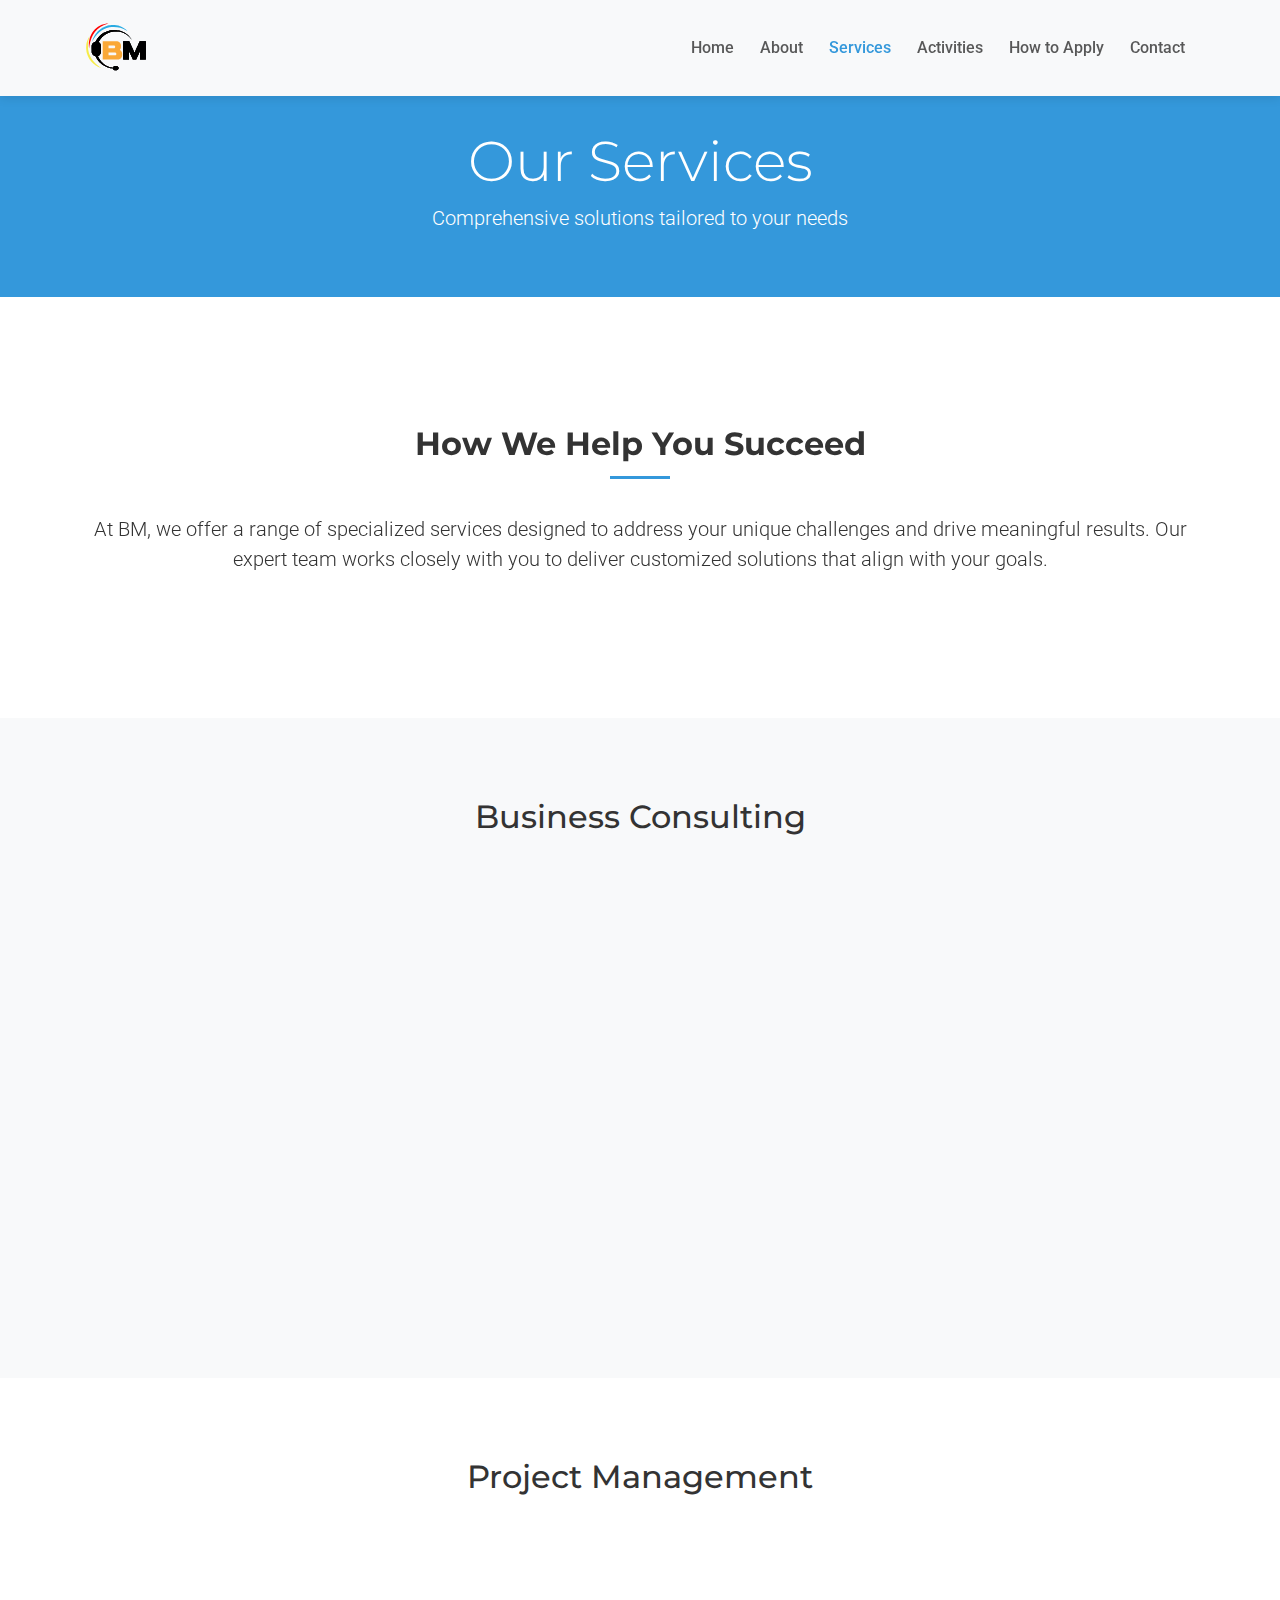
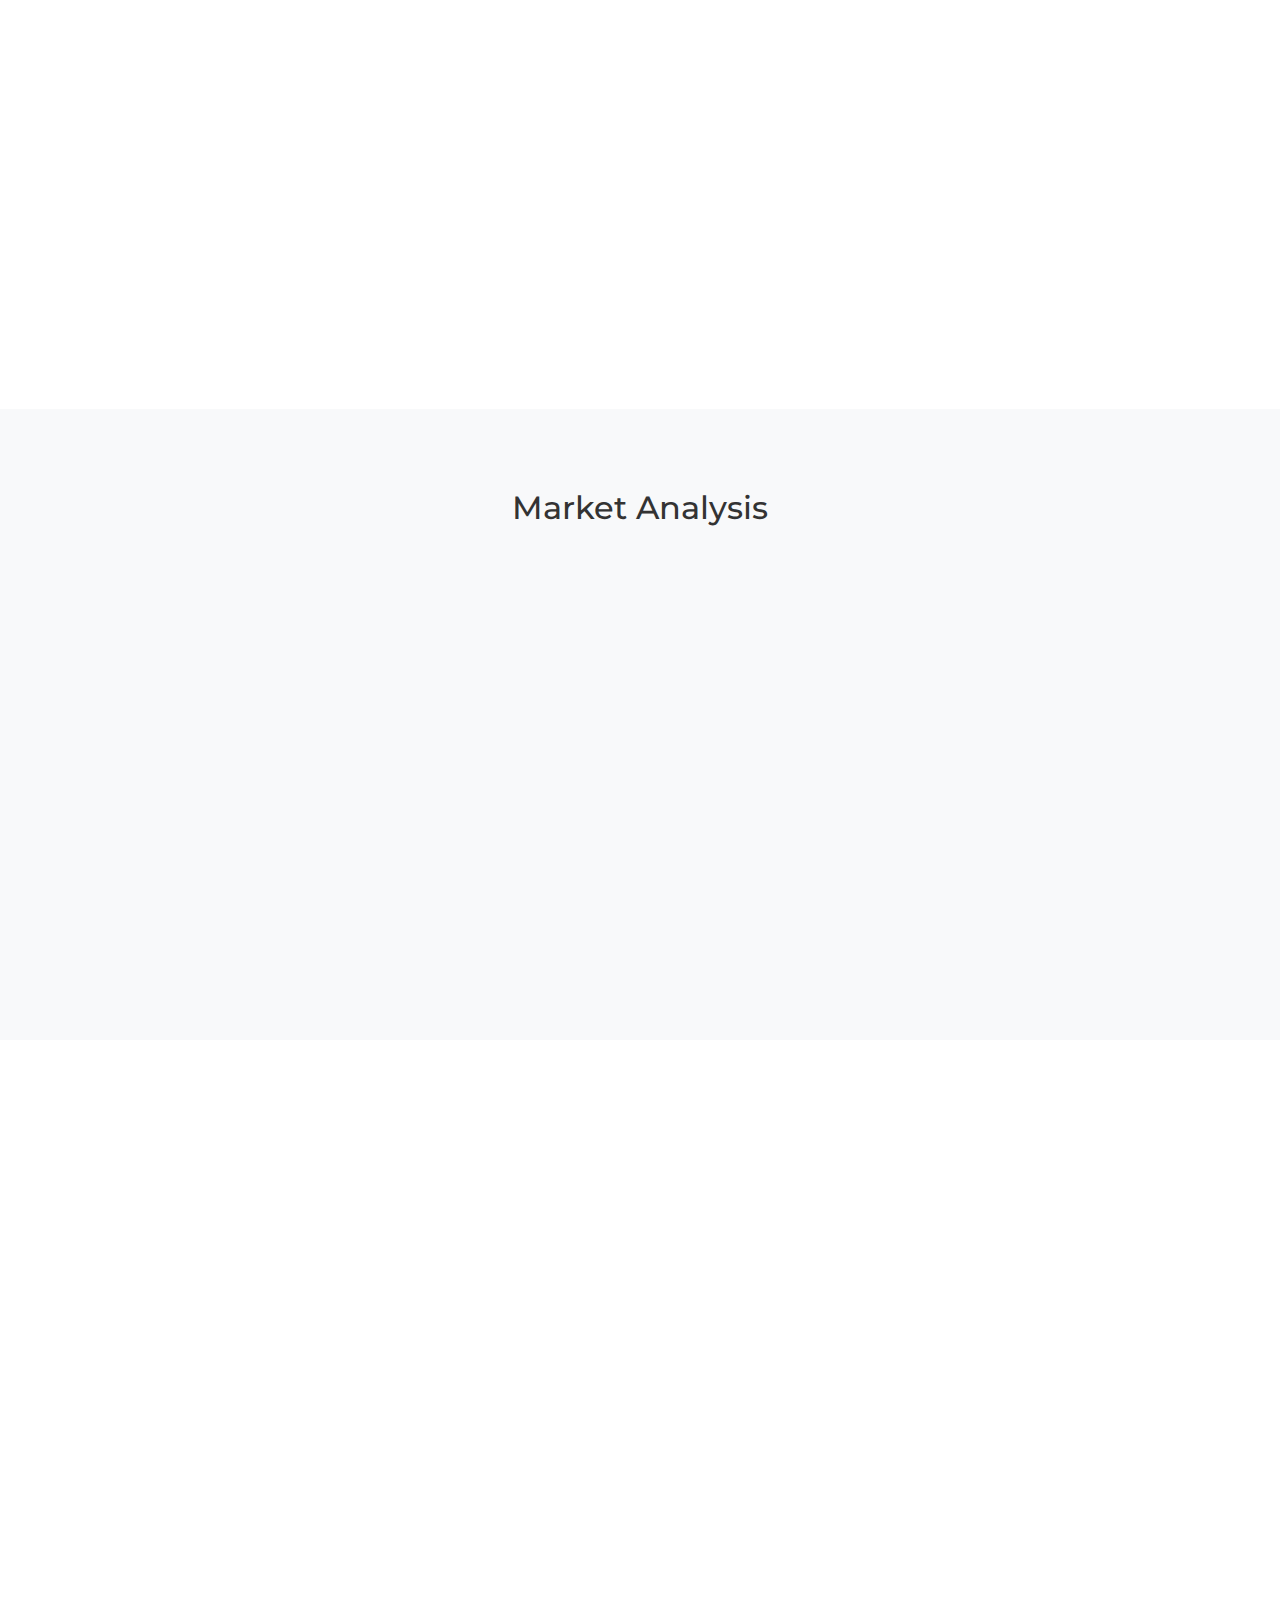
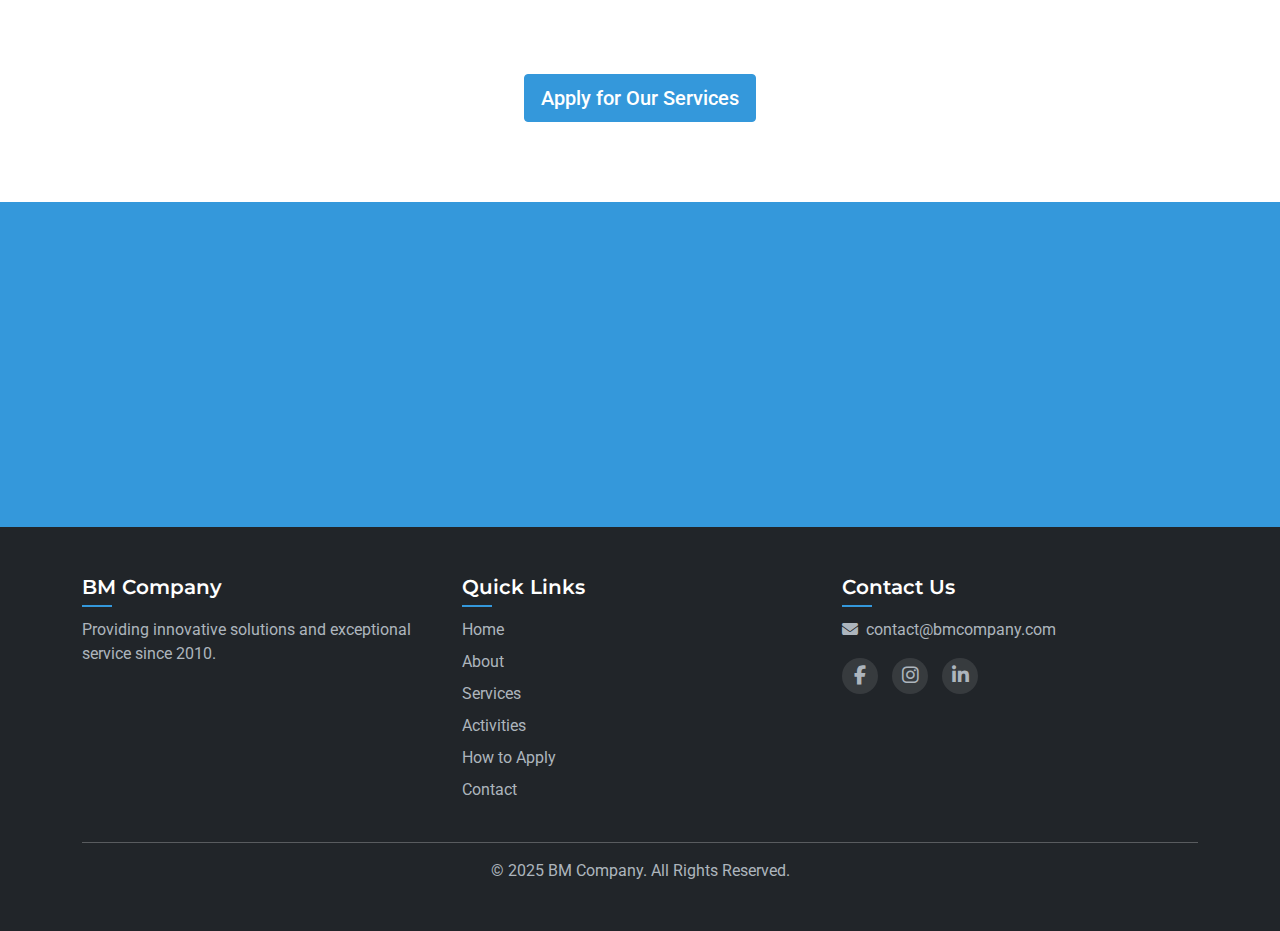
<file: services.html>
<!DOCTYPE html>
<html lang="en">
<head>
    <meta charset="UTF-8">
    <meta name="viewport" content="width=device-width, initial-scale=1.0">
    <title>BM - Services</title>
    <meta name="description" content="Explore the comprehensive range of services offered by BM Company to meet your business needs.">
    
    <!-- Bootstrap CSS from CDN -->
    <link href="https://cdn.jsdelivr.net/npm/bootstrap@5.3.0/dist/css/bootstrap.min.css" rel="stylesheet">
    
    <!-- Font Awesome for icons -->
    <link rel="stylesheet" href="https://cdnjs.cloudflare.com/ajax/libs/font-awesome/6.4.0/css/all.min.css">
    
    <!-- Google Fonts -->
    <link href="https://fonts.googleapis.com/css2?family=Roboto:wght@300;400;500;700&family=Montserrat:wght@400;500;600;700&display=swap" rel="stylesheet">
    
    <!-- AOS (Animate On Scroll) for scrolling animations -->
    <link href="https://cdn.jsdelivr.net/npm/aos@2.3.4/dist/aos.css" rel="stylesheet">
    
    <!-- Custom CSS -->
    <link rel="stylesheet" href="assets/css/custom.css">
</head>
<body>
    <!-- Navigation -->
    <nav class="navbar navbar-expand-lg navbar-light bg-light fixed-top">
        <div class="container">
            <a class="navbar-brand" href="index.html">
                <img src="assets/images/logo.svg" alt="BM Outsourcing" height="70">
            </a>
            <button class="navbar-toggler" type="button" data-bs-toggle="collapse" data-bs-target="#navbarNav" aria-controls="navbarNav" aria-expanded="false" aria-label="Toggle navigation">
                <span class="navbar-toggler-icon"></span>
            </button>
            <div class="collapse navbar-collapse" id="navbarNav">
                <ul class="navbar-nav ms-auto">
                    <li class="nav-item">
                        <a class="nav-link" href="index.html">Home</a>
                    </li>
                    <li class="nav-item">
                        <a class="nav-link" href="about.html">About</a>
                    </li>
                    <li class="nav-item">
                        <a class="nav-link active" href="services.html">Services</a>
                    </li>
                    <li class="nav-item">
                        <a class="nav-link" href="activities.html">Activities</a>
                    </li>
                    <li class="nav-item">
                        <a class="nav-link" href="apply.html">How to Apply</a>
                    </li>
                    <li class="nav-item">
                        <a class="nav-link" href="contact.html">Contact</a>
                    </li>
                </ul>
            </div>
        </div>
    </nav>

    <!-- Main Content -->
    <main>
        <!-- Page Header -->
        <section class="page-header bg-primary text-white py-5 mb-5">
            <div class="container">
                <div class="row">
                    <div class="col-12 text-center">
                        <h1 class="display-4">Our Services</h1>
                        <p class="lead">Comprehensive solutions tailored to your needs</p>
                    </div>
                </div>
            </div>
        </section>

        <!-- Services Overview -->
        <section class="section">
            <div class="container">
                <div class="row text-center">
                    <div class="col-12 mb-5" data-aos="fade-up">
                        <h2 class="section-title text-center">How We Help You Succeed</h2>
                        <p class="lead">At BM, we offer a range of specialized services designed to address your unique challenges and drive meaningful results. Our expert team works closely with you to deliver customized solutions that align with your goals.</p>
                    </div>
                </div>
            </div>
        </section>

        <!-- Service Category 1: Business Consulting -->
        <section id="consulting" class="section bg-light">
            <div class="container">
                <div class="row mb-5">
                    <div class="col-12">
                        <h2 class="h2 text-center mb-4">Business Consulting</h2>
                    </div>
                </div>
                <div class="row">
                    <div class="col-md-4 mb-4" data-aos="fade-up">
                        <div class="card h-100 service-card">
                            <div class="card-body p-4">
                                <div class="service-icon mb-3">
                                    <i class="fas fa-chart-line fa-2x text-primary"></i>
                                </div>
                                <h3 class="h4">Strategic Planning</h3>
                                <p>Develop a comprehensive roadmap to achieve your business objectives with our expert strategic planning services.</p>
                                <ul class="list-unstyled mt-3">
                                    <li><i class="fas fa-check text-primary me-2"></i> Market opportunity analysis</li>
                                    <li><i class="fas fa-check text-primary me-2"></i> Competitive positioning</li>
                                    <li><i class="fas fa-check text-primary me-2"></i> Growth strategy development</li>
                                </ul>
                            </div>
                        </div>
                    </div>
                    <div class="col-md-4 mb-4" data-aos="fade-up" data-aos-delay="100">
                        <div class="card h-100 service-card">
                            <div class="card-body p-4">
                                <div class="service-icon mb-3">
                                    <i class="fas fa-tasks fa-2x text-primary"></i>
                                </div>
                                <h3 class="h4">Process Optimization</h3>
                                <p>Streamline your operations and improve efficiency with our process optimization expertise.</p>
                                <ul class="list-unstyled mt-3">
                                    <li><i class="fas fa-check text-primary me-2"></i> Workflow analysis</li>
                                    <li><i class="fas fa-check text-primary me-2"></i> Bottleneck identification</li>
                                    <li><i class="fas fa-check text-primary me-2"></i> Implementation of best practices</li>
                                </ul>
                            </div>
                        </div>
                    </div>
                    <div class="col-md-4 mb-4" data-aos="fade-up" data-aos-delay="200">
                        <div class="card h-100 service-card">
                            <div class="card-body p-4">
                                <div class="service-icon mb-3">
                                    <i class="fas fa-users-cog fa-2x text-primary"></i>
                                </div>
                                <h3 class="h4">Organizational Development</h3>
                                <p>Build a stronger, more effective organization with our tailored development services.</p>
                                <ul class="list-unstyled mt-3">
                                    <li><i class="fas fa-check text-primary me-2"></i> Team structure assessment</li>
                                    <li><i class="fas fa-check text-primary me-2"></i> Leadership development</li>
                                    <li><i class="fas fa-check text-primary me-2"></i> Culture transformation</li>
                                </ul>
                            </div>
                        </div>
                    </div>
                </div>
            </div>
        </section>

        <!-- Service Category 2: Project Management -->
        <section id="management" class="section">
            <div class="container">
                <div class="row mb-5">
                    <div class="col-12">
                        <h2 class="h2 text-center mb-4">Project Management</h2>
                    </div>
                </div>
                <div class="row">
                    <div class="col-md-4 mb-4" data-aos="fade-up">
                        <div class="card h-100 service-card">
                            <div class="card-body p-4">
                                <div class="service-icon mb-3">
                                    <i class="fas fa-project-diagram fa-2x text-primary"></i>
                                </div>
                                <h3 class="h4">Project Planning</h3>
                                <p>Set your projects up for success with comprehensive planning and resource allocation.</p>
                                <ul class="list-unstyled mt-3">
                                    <li><i class="fas fa-check text-primary me-2"></i> Scope definition</li>
                                    <li><i class="fas fa-check text-primary me-2"></i> Timeline development</li>
                                    <li><i class="fas fa-check text-primary me-2"></i> Resource allocation</li>
                                </ul>
                            </div>
                        </div>
                    </div>
                    <div class="col-md-4 mb-4" data-aos="fade-up" data-aos-delay="100">
                        <div class="card h-100 service-card">
                            <div class="card-body p-4">
                                <div class="service-icon mb-3">
                                    <i class="fas fa-clipboard-check fa-2x text-primary"></i>
                                </div>
                                <h3 class="h4">Project Execution</h3>
                                <p>Ensure smooth implementation and delivery of your projects with our execution expertise.</p>
                                <ul class="list-unstyled mt-3">
                                    <li><i class="fas fa-check text-primary me-2"></i> Task management</li>
                                    <li><i class="fas fa-check text-primary me-2"></i> Progress tracking</li>
                                    <li><i class="fas fa-check text-primary me-2"></i> Risk mitigation</li>
                                </ul>
                            </div>
                        </div>
                    </div>
                    <div class="col-md-4 mb-4" data-aos="fade-up" data-aos-delay="200">
                        <div class="card h-100 service-card">
                            <div class="card-body p-4">
                                <div class="service-icon mb-3">
                                    <i class="fas fa-search-plus fa-2x text-primary"></i>
                                </div>
                                <h3 class="h4">Project Evaluation</h3>
                                <p>Assess project outcomes and identify lessons learned for continuous improvement.</p>
                                <ul class="list-unstyled mt-3">
                                    <li><i class="fas fa-check text-primary me-2"></i> Performance analysis</li>
                                    <li><i class="fas fa-check text-primary me-2"></i> Results assessment</li>
                                    <li><i class="fas fa-check text-primary me-2"></i> Improvement recommendations</li>
                                </ul>
                            </div>
                        </div>
                    </div>
                </div>
            </div>
        </section>

        <!-- Service Category 3: Market Analysis -->
        <section id="analysis" class="section bg-light">
            <div class="container">
                <div class="row mb-5">
                    <div class="col-12">
                        <h2 class="h2 text-center mb-4">Market Analysis</h2>
                    </div>
                </div>
                <div class="row">
                    <div class="col-md-4 mb-4" data-aos="fade-up">
                        <div class="card h-100 service-card">
                            <div class="card-body p-4">
                                <div class="service-icon mb-3">
                                    <i class="fas fa-chart-pie fa-2x text-primary"></i>
                                </div>
                                <h3 class="h4">Market Research</h3>
                                <p>Gain valuable insights into your market with comprehensive research and analysis.</p>
                                <ul class="list-unstyled mt-3">
                                    <li><i class="fas fa-check text-primary me-2"></i> Consumer behavior analysis</li>
                                    <li><i class="fas fa-check text-primary me-2"></i> Market size assessment</li>
                                    <li><i class="fas fa-check text-primary me-2"></i> Trend identification</li>
                                </ul>
                            </div>
                        </div>
                    </div>
                    <div class="col-md-4 mb-4" data-aos="fade-up" data-aos-delay="100">
                        <div class="card h-100 service-card">
                            <div class="card-body p-4">
                                <div class="service-icon mb-3">
                                    <i class="fas fa-user-friends fa-2x text-primary"></i>
                                </div>
                                <h3 class="h4">Competitor Analysis</h3>
                                <p>Understand your competitive landscape to identify opportunities and threats.</p>
                                <ul class="list-unstyled mt-3">
                                    <li><i class="fas fa-check text-primary me-2"></i> Competitor profiling</li>
                                    <li><i class="fas fa-check text-primary me-2"></i> SWOT analysis</li>
                                    <li><i class="fas fa-check text-primary me-2"></i> Competitive advantage identification</li>
                                </ul>
                            </div>
                        </div>
                    </div>
                    <div class="col-md-4 mb-4" data-aos="fade-up" data-aos-delay="200">
                        <div class="card h-100 service-card">
                            <div class="card-body p-4">
                                <div class="service-icon mb-3">
                                    <i class="fas fa-bullseye fa-2x text-primary"></i>
                                </div>
                                <h3 class="h4">Opportunity Assessment</h3>
                                <p>Identify and evaluate new market opportunities to drive growth for your business.</p>
                                <ul class="list-unstyled mt-3">
                                    <li><i class="fas fa-check text-primary me-2"></i> Market gap analysis</li>
                                    <li><i class="fas fa-check text-primary me-2"></i> Potential ROI evaluation</li>
                                    <li><i class="fas fa-check text-primary me-2"></i> Entry strategy development</li>
                                </ul>
                            </div>
                        </div>
                    </div>
                </div>
            </div>
        </section>



        <!-- FAQ Section -->
        <section class="section">
            <div class="container">
                <div class="row">
                    <div class="col-12 mb-5" data-aos="fade-up">
                        <h2 class="section-title text-center">Frequently Asked Questions</h2>
                    </div>
                </div>
                <div class="row justify-content-center">
                    <div class="col-lg-8" data-aos="fade-up">
                        <div class="accordion" id="servicesAccordion">
                            <div class="accordion-item">
                                <h2 class="accordion-header" id="headingOne">
                                    <button class="accordion-button" type="button" data-bs-toggle="collapse" data-bs-target="#collapseOne" aria-expanded="true" aria-controls="collapseOne">
                                        How long does a typical project take?
                                    </button>
                                </h2>
                                <div id="collapseOne" class="accordion-collapse collapse show" aria-labelledby="headingOne" data-bs-parent="#servicesAccordion">
                                    <div class="accordion-body">
                                        Project timelines vary based on the scope and complexity of your needs. Typically, smaller projects can be completed in 4-6 weeks, while more comprehensive engagements may take 3-6 months. During our initial consultation, we'll provide a detailed timeline specific to your project.
                                    </div>
                                </div>
                            </div>
                            <div class="accordion-item">
                                <h2 class="accordion-header" id="headingTwo">
                                    <button class="accordion-button collapsed" type="button" data-bs-toggle="collapse" data-bs-target="#collapseTwo" aria-expanded="false" aria-controls="collapseTwo">
                                        How do you measure the success of your services?
                                    </button>
                                </h2>
                                <div id="collapseTwo" class="accordion-collapse collapse" aria-labelledby="headingTwo" data-bs-parent="#servicesAccordion">
                                    <div class="accordion-body">
                                        We establish clear, measurable KPIs at the start of each project, aligned with your business objectives. Throughout the engagement, we track progress against these metrics and provide regular reports. Our success is ultimately measured by the tangible results and value we deliver to your business.
                                    </div>
                                </div>
                            </div>
                            <div class="accordion-item">
                                <h2 class="accordion-header" id="headingThree">
                                    <button class="accordion-button collapsed" type="button" data-bs-toggle="collapse" data-bs-target="#collapseThree" aria-expanded="false" aria-controls="collapseThree">
                                        Do you work with small businesses or only large corporations?
                                    </button>
                                </h2>
                                <div id="collapseThree" class="accordion-collapse collapse" aria-labelledby="headingThree" data-bs-parent="#servicesAccordion">
                                    <div class="accordion-body">
                                        We work with organizations of all sizes, from startups and small businesses to large enterprises. Our services are scalable and can be tailored to meet the specific needs and resources of your business, regardless of its size.
                                    </div>
                                </div>
                            </div>
                            <div class="accordion-item">
                                <h2 class="accordion-header" id="headingFour">
                                    <button class="accordion-button collapsed" type="button" data-bs-toggle="collapse" data-bs-target="#collapseFour" aria-expanded="false" aria-controls="collapseFour">
                                        What industries do you specialize in?
                                    </button>
                                </h2>
                                <div id="collapseFour" class="accordion-collapse collapse" aria-labelledby="headingFour" data-bs-parent="#servicesAccordion">
                                    <div class="accordion-body">
                                        Our team has experience across a wide range of industries, including technology, healthcare, finance, retail, manufacturing, and education. This diverse expertise allows us to bring best practices and innovative approaches from various sectors to address your specific challenges.
                                    </div>
                                </div>
                            </div>
                            <div class="accordion-item">
                                <h2 class="accordion-header" id="headingFive">
                                    <button class="accordion-button collapsed" type="button" data-bs-toggle="collapse" data-bs-target="#collapseFive" aria-expanded="false" aria-controls="collapseFive">
                                        How do I get started with BM services?
                                    </button>
                                </h2>
                                <div id="collapseFive" class="accordion-collapse collapse" aria-labelledby="headingFive" data-bs-parent="#servicesAccordion">
                                    <div class="accordion-body">
                                        Getting started is easy! Simply visit our "How to Apply" page for step-by-step instructions, or contact us directly via email. We'll schedule an initial consultation to understand your needs and discuss how our services can help you achieve your goals.
                                    </div>
                                </div>
                            </div>
                        </div>
                    </div>
                </div>
                <div class="row mt-5">
                    <div class="col-12 text-center">
                        <a href="apply.html" class="btn btn-primary btn-lg">Apply for Our Services</a>
                    </div>
                </div>
            </div>
        </section>

        <!-- CTA Section -->
        <section class="section cta-section text-white text-center" style="background-color: var(--primary-color);">
            <div class="container">
                <div class="row justify-content-center">
                    <div class="col-lg-8" data-aos="fade-up">
                        <h2 class="mb-4">Ready to Transform Your Business?</h2>
                        <p class="lead mb-4">Let our expert team help you achieve your goals with tailored solutions.</p>
                        <a href="apply.html" class="btn btn-light btn-lg">Apply Now</a>
                    </div>
                </div>
            </div>
        </section>
    </main>

   <!-- Footer -->
   <footer class="bg-dark py-5 text-white">
    <div class="container">
        <div class="row">
            <div class="col-md-4 mb-4 mb-md-0">
                <h5>BM Company</h5>
                <p class="text-muted">Providing innovative solutions and exceptional service since 2010.</p>
            </div>
            <div class="col-md-4 mb-4 mb-md-0">
                <h5>Quick Links</h5>
                <ul class="list-unstyled">
                    <li><a href="index.html">Home</a></li>
                    <li><a href="about.html">About</a></li>
                    <li><a href="services.html">Services</a></li>
                    <li><a href="activities.html">Activities</a></li>
                    <li><a href="apply.html">How to Apply</a></li>
                    <li><a href="contact.html">Contact</a></li>
                </ul>
            </div>
            <div class="col-md-4">
                <h5>Contact Us</h5>
                <p>
                    <a href="mailto:contact@bmcompany.com">
                        <i class="fas fa-envelope me-2"></i>contact@bmcompany.com
                    </a>
                </p>
                <div class="social-links mt-3">
                    <a href="https://facebook.com/BMCompany" target="_blank" rel="noopener noreferrer">
                        <i class="fab fa-facebook-f"></i>
                    </a>
                    <a href="#" target="_blank" rel="noopener noreferrer">
                        <i class="fab fa-instagram"></i>
                    </a>
                    <a href="#" target="_blank" rel="noopener noreferrer">
                        <i class="fab fa-linkedin-in"></i>
                    </a>
                </div>
            </div>
        </div>
        <hr class="mt-4">
        <div class="text-center">
            <p class="text-muted mb-0">&copy; 2025 BM Company. All Rights Reserved.</p>
        </div>
    </div>

    <!-- JavaScript -->
    <!-- Bootstrap Bundle with Popper -->
    <script src="https://cdn.jsdelivr.net/npm/bootstrap@5.3.0/dist/js/bootstrap.bundle.min.js"></script>
    
    <!-- AOS (Animate On Scroll) -->
    <script src="https://cdn.jsdelivr.net/npm/aos@2.3.4/dist/aos.js"></script>
    
    <!-- Initialize AOS -->
    <script>
        AOS.init({
            duration: 800,
            once: true
        });
    </script>
    
    <!-- Custom JavaScript -->
    <script src="assets/js/main.js"></script>
</body>
</html>
</file>
<file: assets/css/custom.css>
/* Custom CSS Variables */
:root {
    --primary-color: #3498db;      /* Main brand color - blue */
    --secondary-color: #2c3e50;    /* Secondary color - dark blue/gray */
    --accent-color: #e74c3c;       /* Accent color - red */
    --text-color: #333333;
    --light-bg: #f8f9fa;
    --dark-bg: #343a40;
    
    /* Typography */
    --heading-font: 'Montserrat', sans-serif;
    --body-font: 'Roboto', sans-serif;
    
    /* Transition Speed */
    --transition-speed: 0.3s;
  }
  
  /* General Styles */
  body {
    font-family: var(--body-font);
    color: var(--text-color);
    overflow-x: hidden;
  }
  
  h1, h2, h3, h4, h5, h6 {
    font-family: var(--heading-font);
    font-weight: 600;
  }
  
  main {
    min-height: 80vh;
    padding-top: 80px; /* To account for fixed navbar */
  }
  
  a {
    color: var(--primary-color);
    transition: color var(--transition-speed) ease;
  }
  
  a:hover {
    color: darken(var(--primary-color), 10%);
  }
  
  /* Section Styles */
  .section {
    padding: 80px 0;
  }
  
  .section-title {
    margin-bottom: 50px;
    position: relative;
    font-weight: 700;
  }
  
  .section-title::after {
    content: '';
    position: absolute;
    bottom: -15px;
    left: 0;
    width: 60px;
    height: 3px;
    background-color: var(--primary-color);
  }
  
  .text-center .section-title::after {
    left: 50%;
    transform: translateX(-50%);
  }
  
  /* Button Customization */
  .btn {
    font-weight: 500;
    border-radius: 4px;
    transition: all var(--transition-speed) ease;
  }
  
  .btn-primary {
    background-color: var(--primary-color);
    border-color: var(--primary-color);
  }
  
  .btn-primary:hover, .btn-primary:focus {
    background-color: #2980b9;
    border-color: #2980b9;
  }
  
  .btn-outline-primary {
    color: var(--primary-color);
    border-color: var(--primary-color);
  }
  
  .btn-outline-primary:hover, .btn-outline-primary:focus {
    background-color: var(--primary-color);
    border-color: var(--primary-color);
    color: white;
  }
  
  /* Navigation Customization */
  .navbar {
    box-shadow: 0 2px 10px rgba(0,0,0,0.1);
    transition: all var(--transition-speed) ease;
  }
  
  .navbar-brand {
    font-weight: 700;
  }
  
  .nav-link {
    font-weight: 500;
    transition: color var(--transition-speed) ease;
    margin: 0 5px;
  }
  
  .nav-link:hover {
    color: var(--primary-color) !important;
  }
  
  .nav-link.active {
    color: var(--primary-color) !important;
    position: relative;
  }
  
  .nav-link.active::after {
    content: '';
    position: absolute;
    bottom: 0;
    left: 0;
    width: 100%;
    height: 2px;
    
  }
  
  /* Hero Section */
  .hero-section {
    background-size: cover;
    background-position: center;
    color: white;
    padding: 300px 0;
    position: relative;
  }
  
  .hero-section::before {
    content: '';
    position: absolute;
    top: 0;
    left: 0;
    width: 100%;
    height: 100%;
    background: rgba(0,0,0,0.4); /* Dark overlay */
  }
  
  .hero-content {
    position: relative;
    z-index: 1;
  }
  
  /* Page Header */
  .page-header {
    background-color: var(--primary-color);
    position: relative;
  }
  
  /* Card Customization */
  .card {
    border: none;
    box-shadow: 0 5px 15px rgba(0,0,0,0.05);
    transition: transform var(--transition-speed) ease, box-shadow var(--transition-speed) ease;
    border-radius: 6px;
  }
  
  .card:hover {
    transform: translateY(-5px);
    box-shadow: 0 10px 20px rgba(0,0,0,0.1);
  }
  
  .card-title {
    font-weight: 600;
  }
  
  .card-icon {
    margin-bottom: 1.5rem;
  }
  
  /* Service Cards */
  .service-card .service-icon {
    width: 60px;
    height: 60px;
    display: flex;
    align-items: center;
    justify-content: center;
    background-color: rgba(52, 152, 219, 0.1);
    border-radius: 50%;
    margin-bottom: 1.5rem;
  }
  
  /* Team Section */
  .team-card img {
    transition: transform var(--transition-speed) ease;
  }
  
  .team-card:hover img {
    transform: scale(1.05);
  }
  
  /* Value Cards */
  .value-icon {
    width: 80px;
    height: 80px;
  }
  
  /* Timeline Styles */
  .timeline {
    position: relative;
    padding: 30px 0;
  }
  
  .timeline::before {
    content: '';
    position: absolute;
    top: 0;
    bottom: 0;
    left: 50%;
    width: 3px;
    background-color: var(--primary-color);
    transform: translateX(-50%);
  }
  
  .timeline-item {
    position: relative;
    margin-bottom: 50px;
  }
  
  .timeline-dot {
    position: absolute;
    left: 50%;
    transform: translateX(-50%);
    width: 20px;
    height: 20px;
    background-color: var(--primary-color);
    border-radius: 50%;
    z-index: 1;
  }
  
  .timeline-content {
    width: 45%;
    padding: 20px;
    background-color: white;
    border-radius: 6px;
    box-shadow: 0 5px 15px rgba(0,0,0,0.05);
    position: relative;
    margin-left: auto;
  }
  
  .timeline-item:nth-child(even) .timeline-content {
    margin-left: 0;
    margin-right: auto;
  }
  
  .timeline-content h3 {
    margin-bottom: 10px;
    color: var(--primary-color);
  }
  
  /* Testimonial Cards */
  .testimonial {
    position: relative;
    padding: 30px;
  }
  
  .testimonial-card {
    overflow: hidden;
  }
  
  .testimonial-card:hover {
    box-shadow: 0 10px 25px rgba(0,0,0,0.1);
  }
  
  /* Activity Cards */
  .activity-card .activity-meta {
    font-size: 0.85rem;
    color: #6c757d;
  }


  /* Application Steps */
  .application-steps {
    position: relative;
  }
  
  .step-timeline {
    position: relative;
    padding: 30px 0;
  }
  
  .step-timeline::before {
    content: '';
    position: absolute;
    top: 0;
    bottom: 0;
    left: 40px;
    width: 3px;
    background-color: var(--primary-color);
  }
  
  .step-item {
    position: relative;
    margin-bottom: 50px;
    margin-left: 80px;
  }
  
  .step-number {
    position: absolute;
    left: -60px;
    width: 40px;
    height: 40px;
    background-color: var(--primary-color);
    color: white;
    border-radius: 50%;
    display: flex;
    align-items: center;
    justify-content: center;
    font-weight: 700;
    z-index: 1;
  }
  
  .step-content {
    padding: 20px;
    background-color: white;
    border-radius: 6px;
    box-shadow: 0 5px 15px rgba(0,0,0,0.05);
    transition: transform var(--transition-speed) ease, box-shadow var(--transition-speed) ease;
  }
  
  .step-item:hover .step-content {
    transform: translateY(-5px);
    box-shadow: 0 10px 20px rgba(0,0,0,0.1);
  }
  
  /* Sample Email */
  .sample-email {
    font-family: monospace;
    font-size: 0.9rem;
    white-space: pre-line;
  }
  
  /* Contact Cards */
  .contact-card .contact-icon {
    width: 80px;
    height: 80px;
  }
  
  /* CTA Section */
  .cta-section {
    background-color: var(--primary-color);
    padding: 80px 0;
  }
  
  /* Partner Logos */
  .partner-logo {
    opacity: 0.7;
    transition: opacity var(--transition-speed) ease, transform var(--transition-speed) ease;
    max-height: 60px;
    filter: grayscale(100%);
  }
  
  .partner-logo:hover {
    opacity: 1;
    transform: scale(1.1);
    filter: grayscale(0%);
  }
  
  /* Footer Customization */
  footer {
    background-color: var(--dark-bg);
  }
  
  footer h5 {
    color: #ffffff;
    margin-bottom: 1.2rem;
    position: relative;
  }
  
  footer h5::after {
    content: '';
    position: absolute;
    left: 0;
    bottom: -8px;
    width: 30px;
    height: 2px;
    background-color: var(--primary-color);
  }
  
  footer .text-muted {
    color: #adb5bd !important; /* Lighter gray instead of muted */
  }
  
  footer ul li {
    margin-bottom: 0.5rem;
  }
  
  footer a {
    color: #adb5bd !important; /* Lighter gray instead of muted */
    transition: all var(--transition-speed) ease;
    text-decoration: none !important;
  }
  
  footer a:hover {
    color: var(--primary-color) !important;
    transform: translateX(5px);
  }
  
  footer .social-links a {
    font-size: 1.2rem;
    display: inline-block;
    width: 36px;
    height: 36px;
    line-height: 36px;
    background-color: rgba(255, 255, 255, 0.1);
    border-radius: 50%;
    text-align: center;
    margin-right: 10px;
    transition: all var(--transition-speed) ease;
  }
  
  footer .social-links a:hover {
    background-color: var(--primary-color);
    color: white !important;
    transform: translateY(-3px);
  }
  
  footer hr {
    background-color: rgba(255, 255, 255, 0.1);
  }
  
  /* Accordion Customization */
  .accordion-button:not(.collapsed) {
    background-color: rgba(52, 152, 219, 0.1);
    color: var(--primary-color);
  }
  
  .accordion-button:focus {
    box-shadow: 0 0 0 0.25rem rgba(52, 152, 219, 0.25);
  }
  
  /* Tab Navigation */
  .nav-pills .nav-link {
    color: var(--text-color);
    border-radius: 30px;
    padding: 8px 20px;
    margin: 0 5px;
    transition: all var(--transition-speed) ease;
  }
  
  .nav-pills .nav-link.active {
    background-color: var(--primary-color);
    color: white !important;
    border-bottom: none !important;
  }
  
  .nav-pills .nav-link:hover:not(.active) {
    background-color: rgba(52, 152, 219, 0.1);
  }

  /* Animation Enhancements */
  [data-aos] {
    pointer-events: none;
  }
  
  [data-aos].aos-animate {
    pointer-events: auto;
  }
  
  /* Utility Classes */
  .text-primary {
    color: var(--primary-color) !important;
  }
  
  .bg-primary {
    background-color: var(--primary-color) !important;
  }
  
  .rounded-circle {
    overflow: hidden;
  }
  
  /* Media Queries */
  @media (max-width: 991.98px) {
    .navbar-nav {
      padding-top: 1rem;
    }
    
    .nav-link.active::after {
      display: none;
    }
    
    .section {
      padding: 60px 0;
    }
    
    .hero-section {
      padding: 100px 0;
    }
  }
  
  @media (max-width: 767.98px) {
    .timeline::before {
      left: 40px;
    }
    
    .timeline-dot {
      left: 40px;
      transform: none;
    }
    
    .timeline-content {
      width: calc(100% - 80px);
      margin-left: 80px;
    }
    
    .timeline-item:nth-child(even) .timeline-content {
      margin-left: 80px;
      margin-right: 0;
    }
    
    .section-title {
      margin-bottom: 30px;
    }
    
    h1.display-4 {
      font-size: 2.5rem;
    }
    
    .lead {
      font-size: 1rem;
    }
  }
  
  @media (max-width: 575.98px) {
    .section {
      padding: 40px 0;
    }
    
    .card {
      margin-bottom: 20px;
    }
    
    .hero-section {
      padding: 80px 0;
    }
    
    h1.display-4 {
      font-size: 2rem;
    }
  }
  
  /* Print Styles */
  @media print {
    .navbar, .hero-section, .cta-section, footer {
      display: none;
    }
    
    main {
      padding-top: 0;
    }
    
    .card, .section {
      break-inside: avoid;
    }
    
    .card {
      box-shadow: none;
      border: 1px solid #ddd;
    }
    
    .section {
      padding: 20px 0;
    }
  }
</file>
